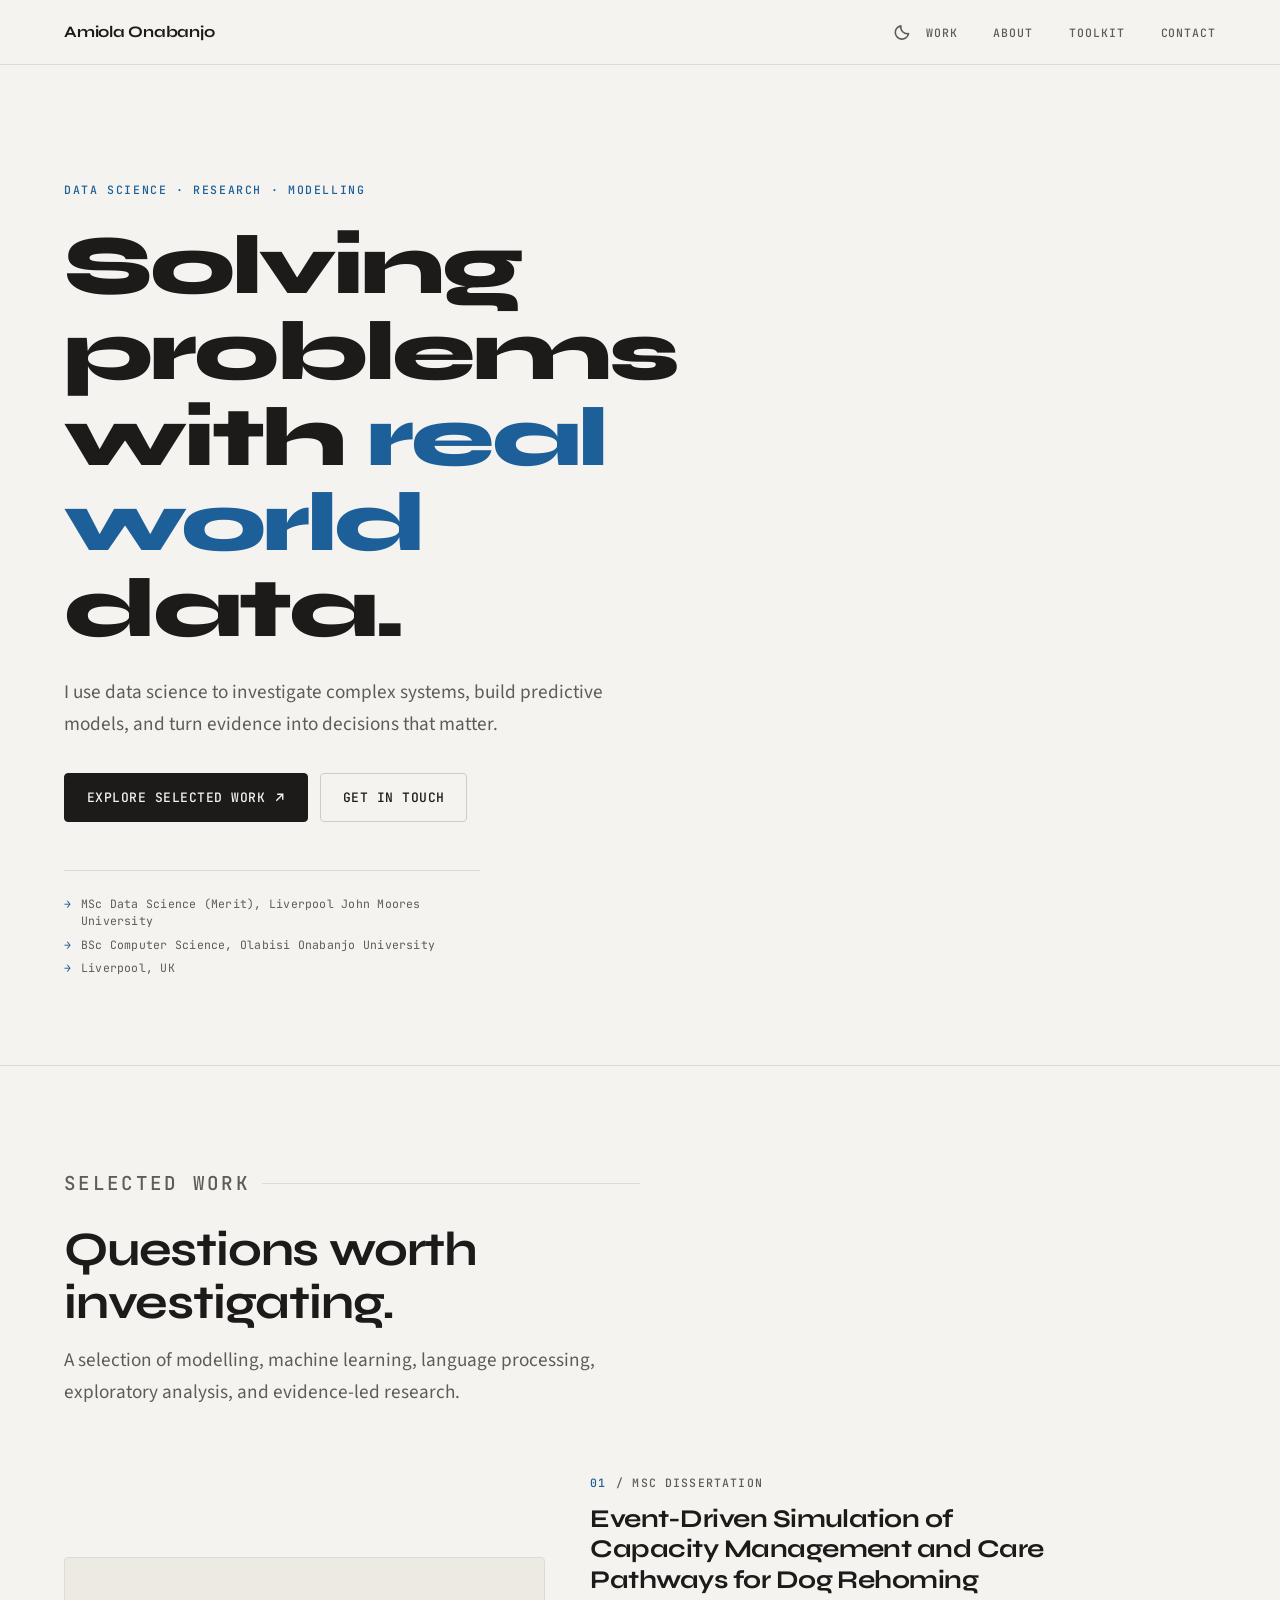
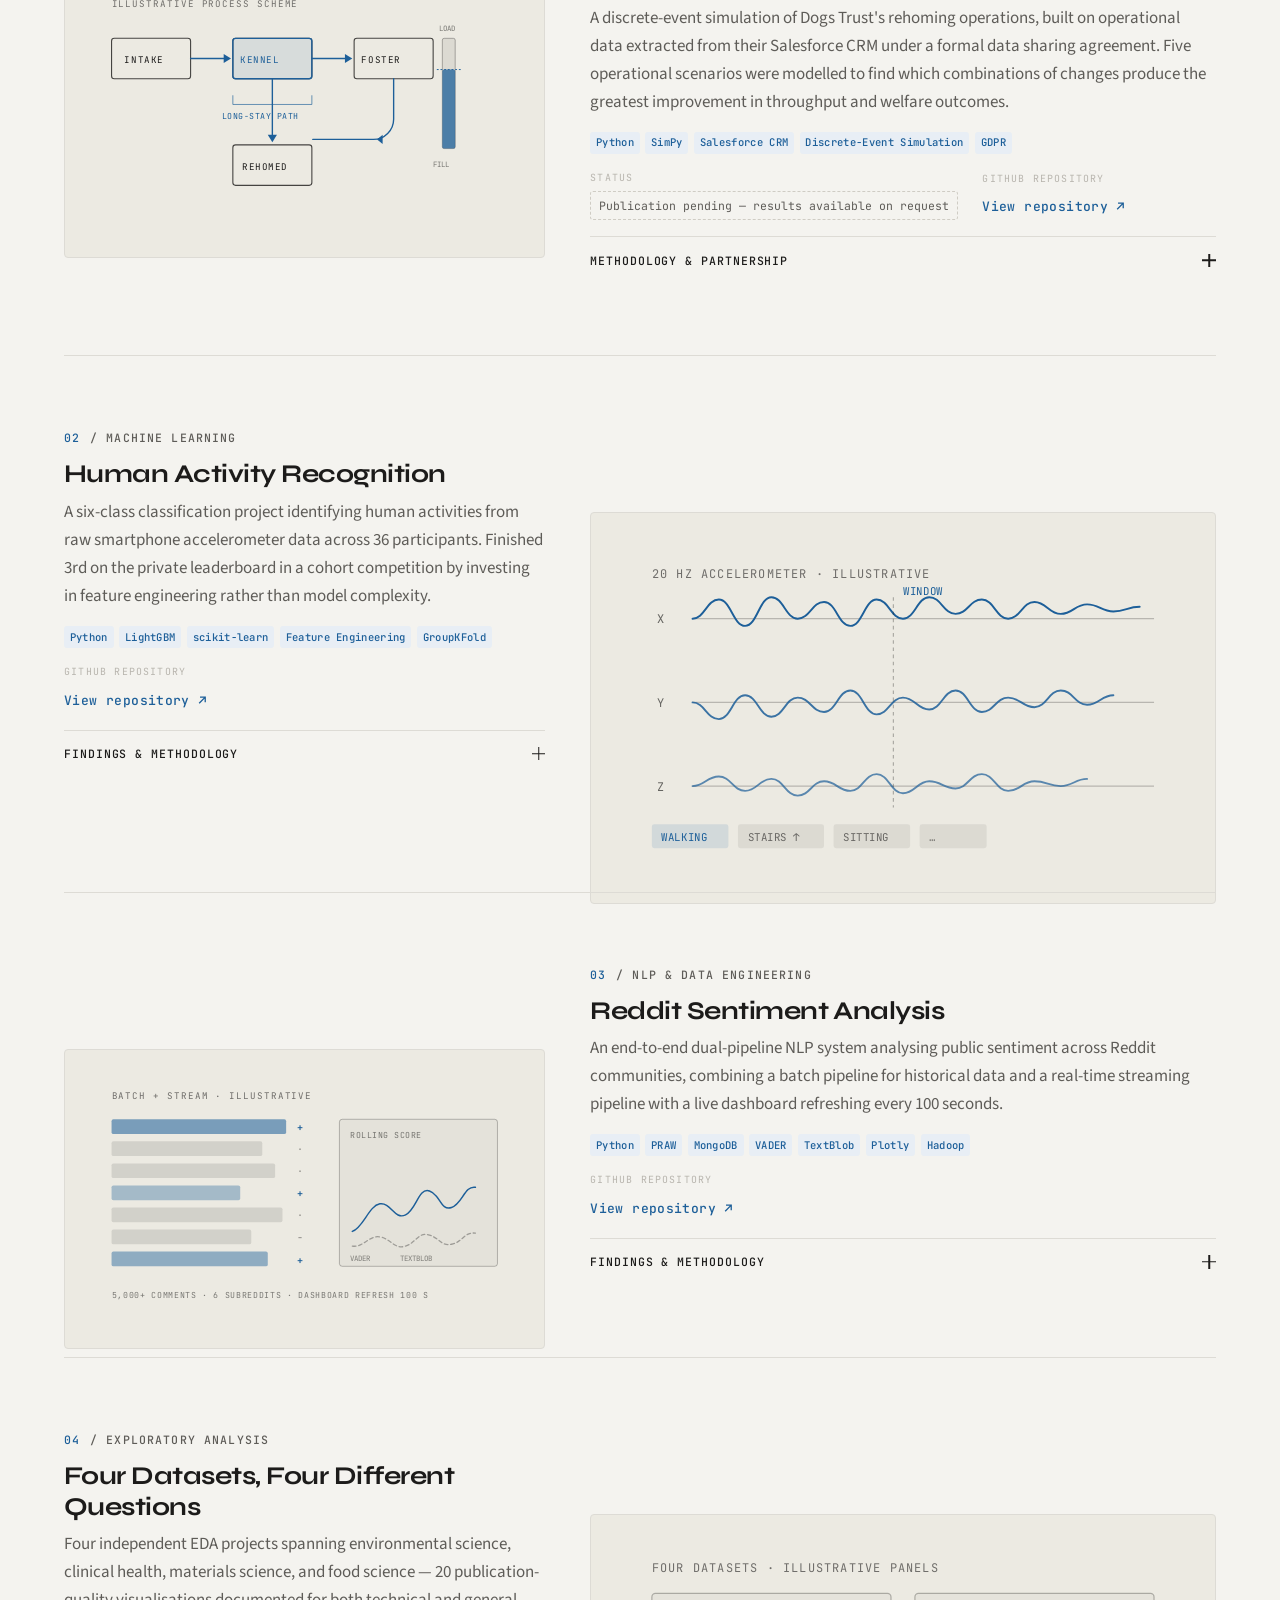
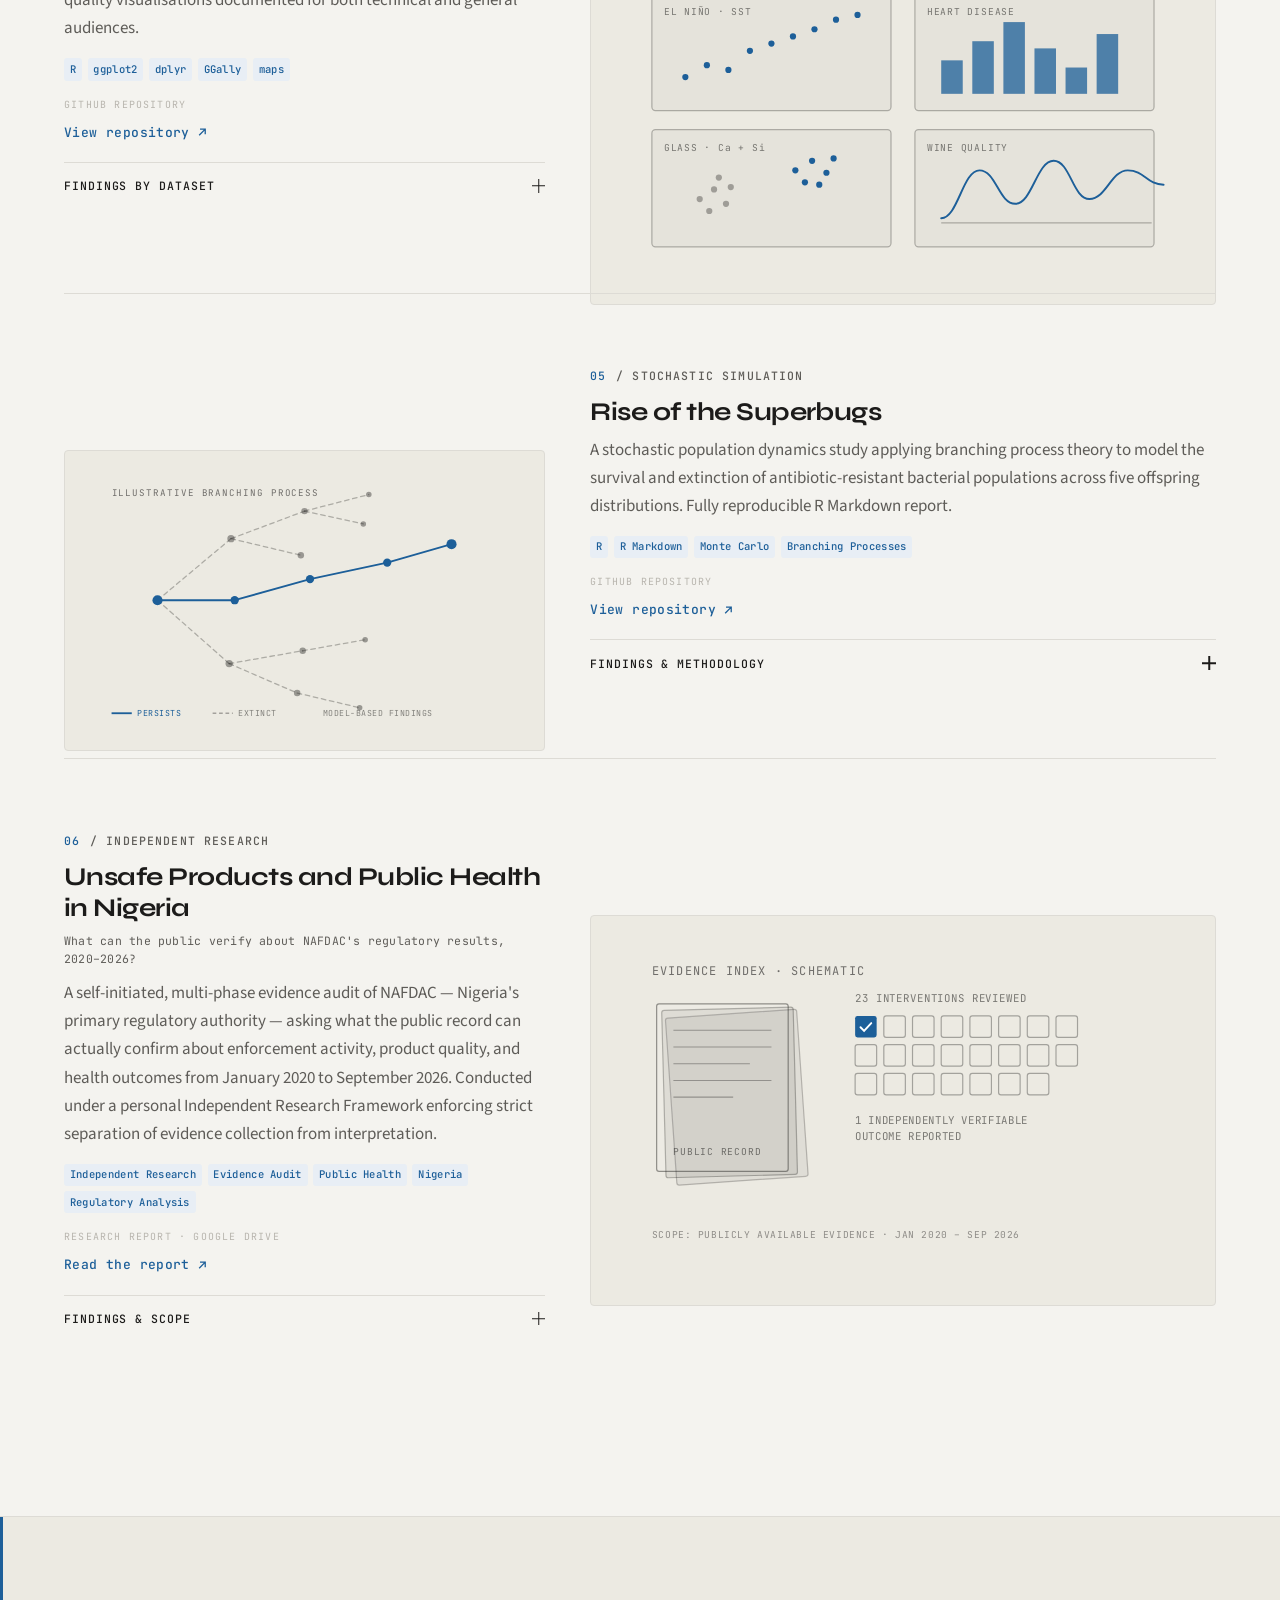
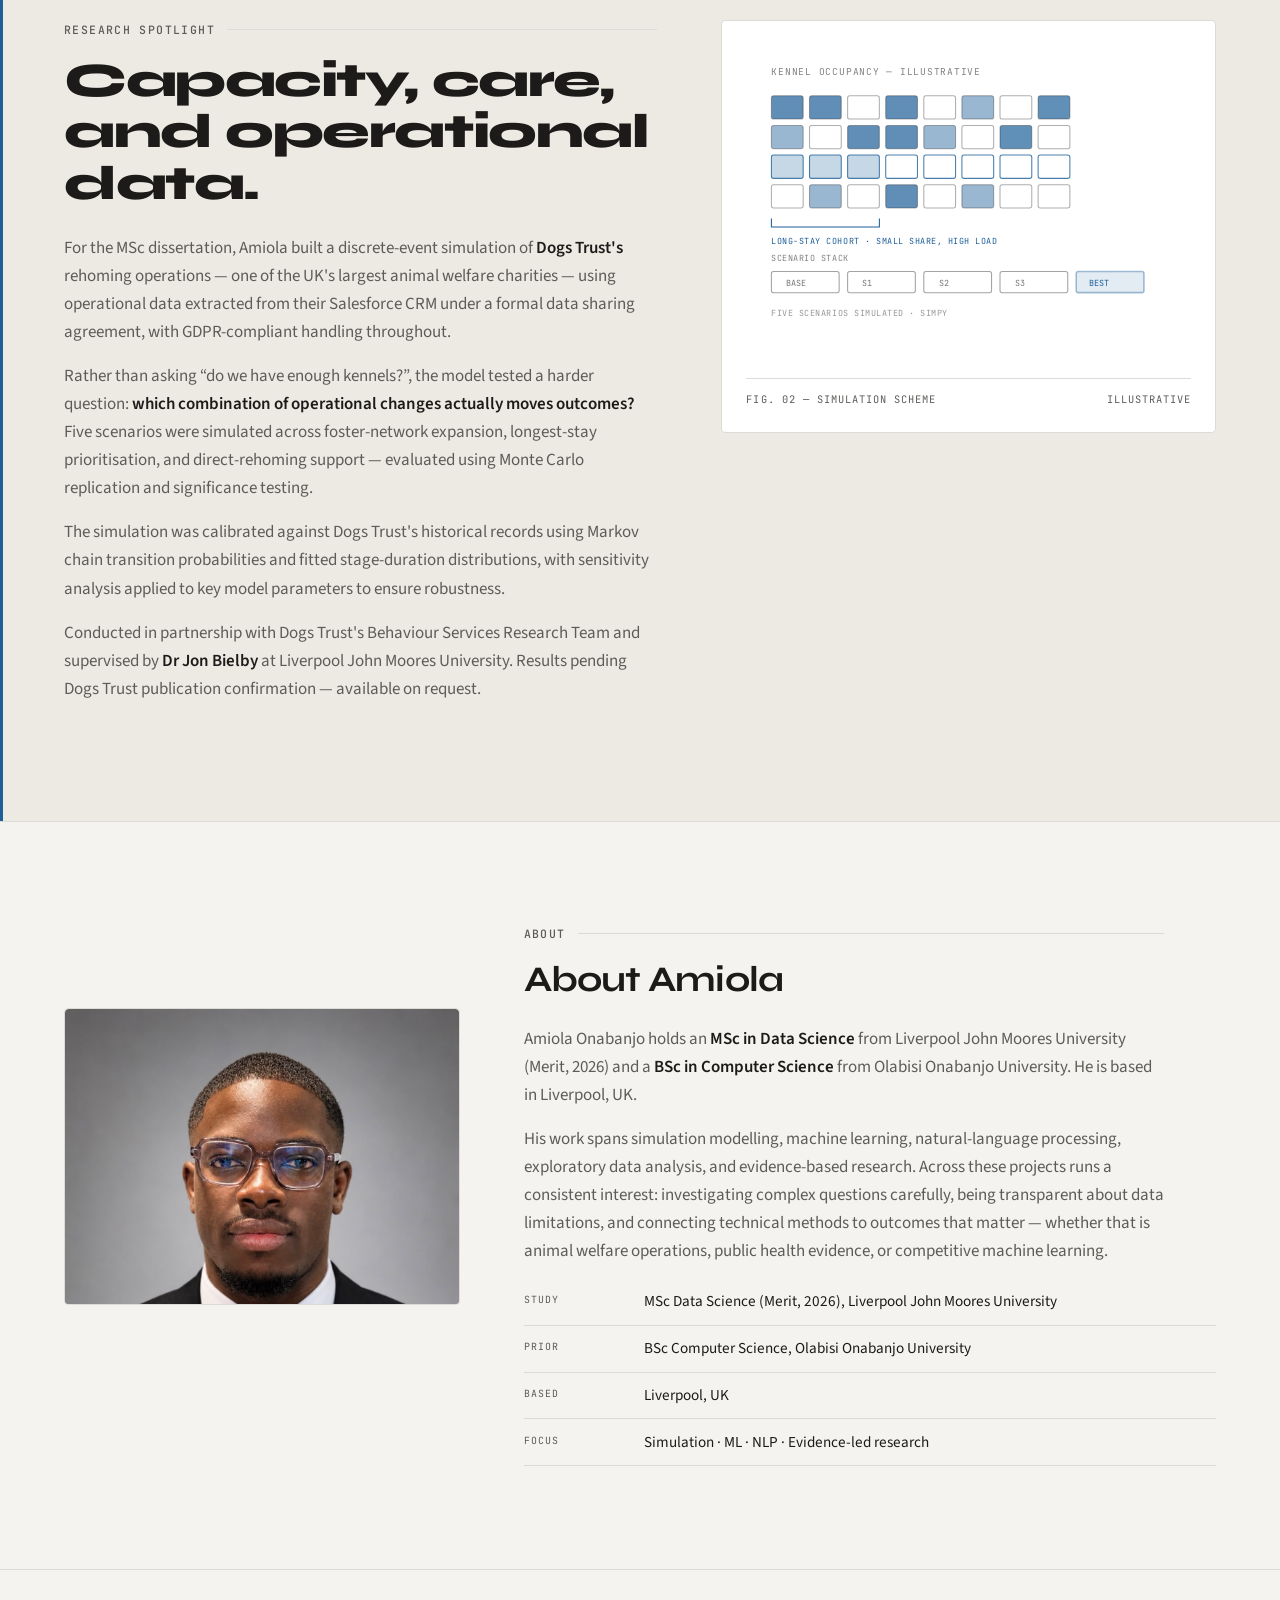
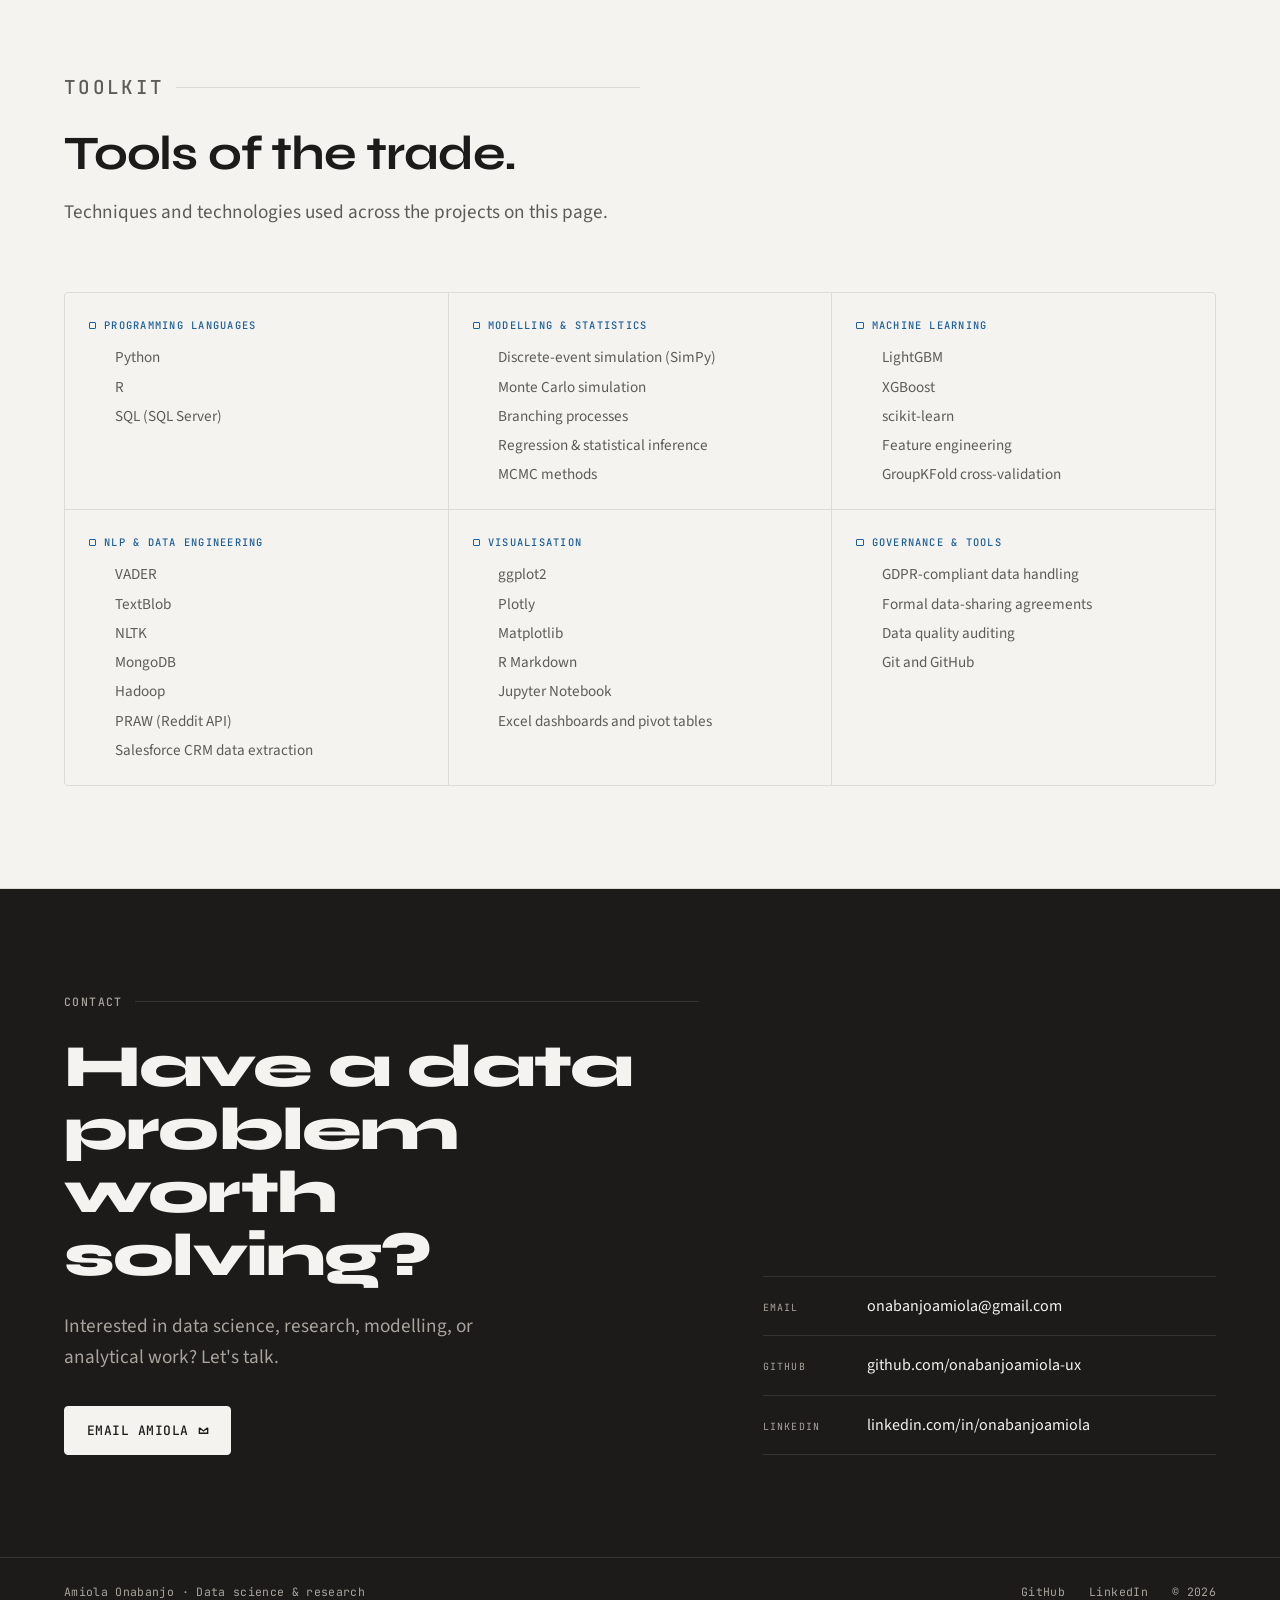
<file: index.html>
<!doctype html>
<html lang="en">
<head>
  <meta charset="utf-8">
  <meta name="viewport" content="width=device-width, initial-scale=1">
  <meta http-equiv="refresh" content="0; url=html/index.html">
  <link rel="canonical" href="https://onabanjoamiola-ux.github.io/html/index.html">
  <meta name="robots" content="noindex">
  <link rel="icon" href="favicon.svg" type="image/svg+xml">
  <title>Amiola Onabanjo — Data Science Portfolio</title>
  <style>
    :root { color-scheme: light dark; }
    body {
      margin: 0;
      min-height: 100vh;
      display: grid;
      place-content: center;
      gap: 0.75rem;
      text-align: center;
      font-family: ui-monospace, "SF Mono", Menlo, Consolas, monospace;
      background: #f4f3ef;
      color: #1c1b1a;
    }
    @media (prefers-color-scheme: dark) {
      body { background: #1c1b1a; color: #f4f3ef; }
    }
    a { color: #1d5f99; }
    .meta {
      font-size: 0.7rem;
      letter-spacing: 0.14em;
      text-transform: uppercase;
      opacity: 0.6;
    }
  </style>
</head>
<body>
  <p><strong>Amiola Onabanjo — Data Science Portfolio</strong></p>
  <p class="meta">Redirecting…</p>
  <p><a href="html/index.html">Continue to the portfolio</a></p>
  <script>location.replace("html/index.html");</script>
</body>
</html>
</file>
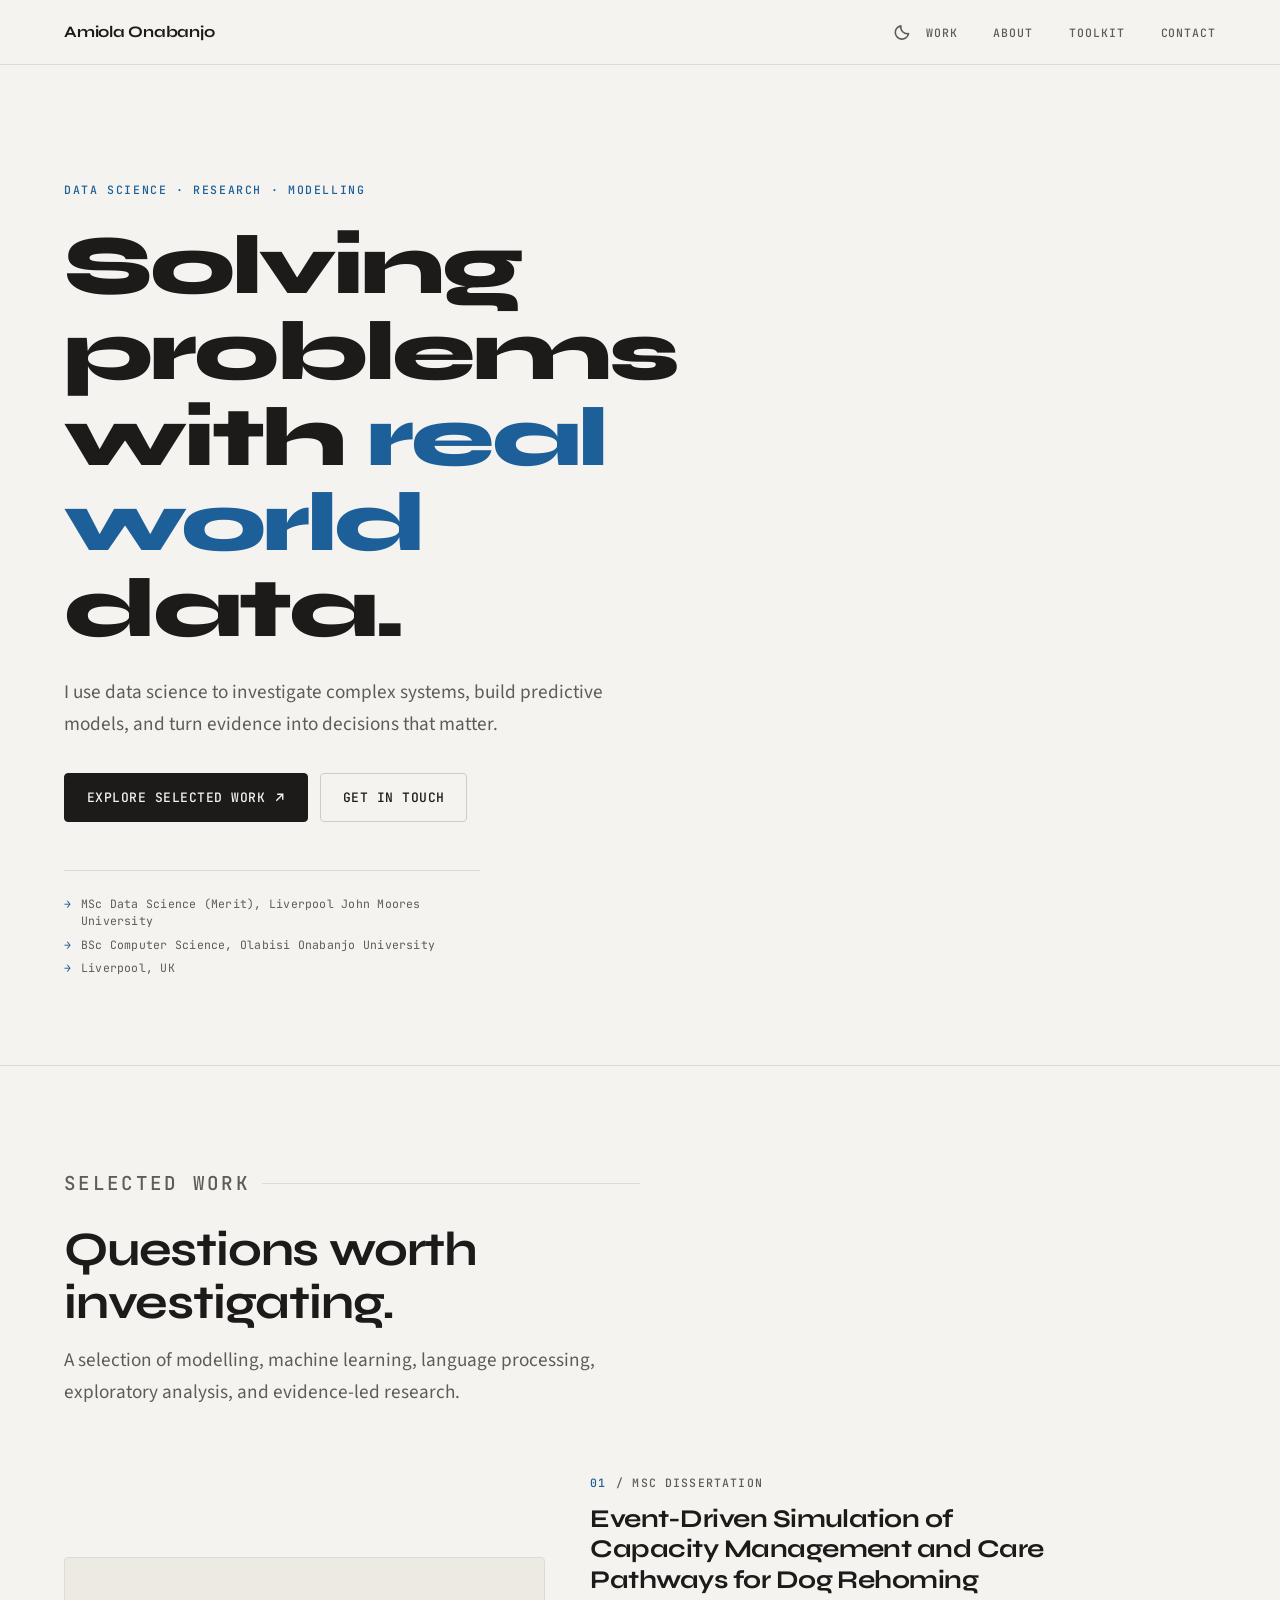
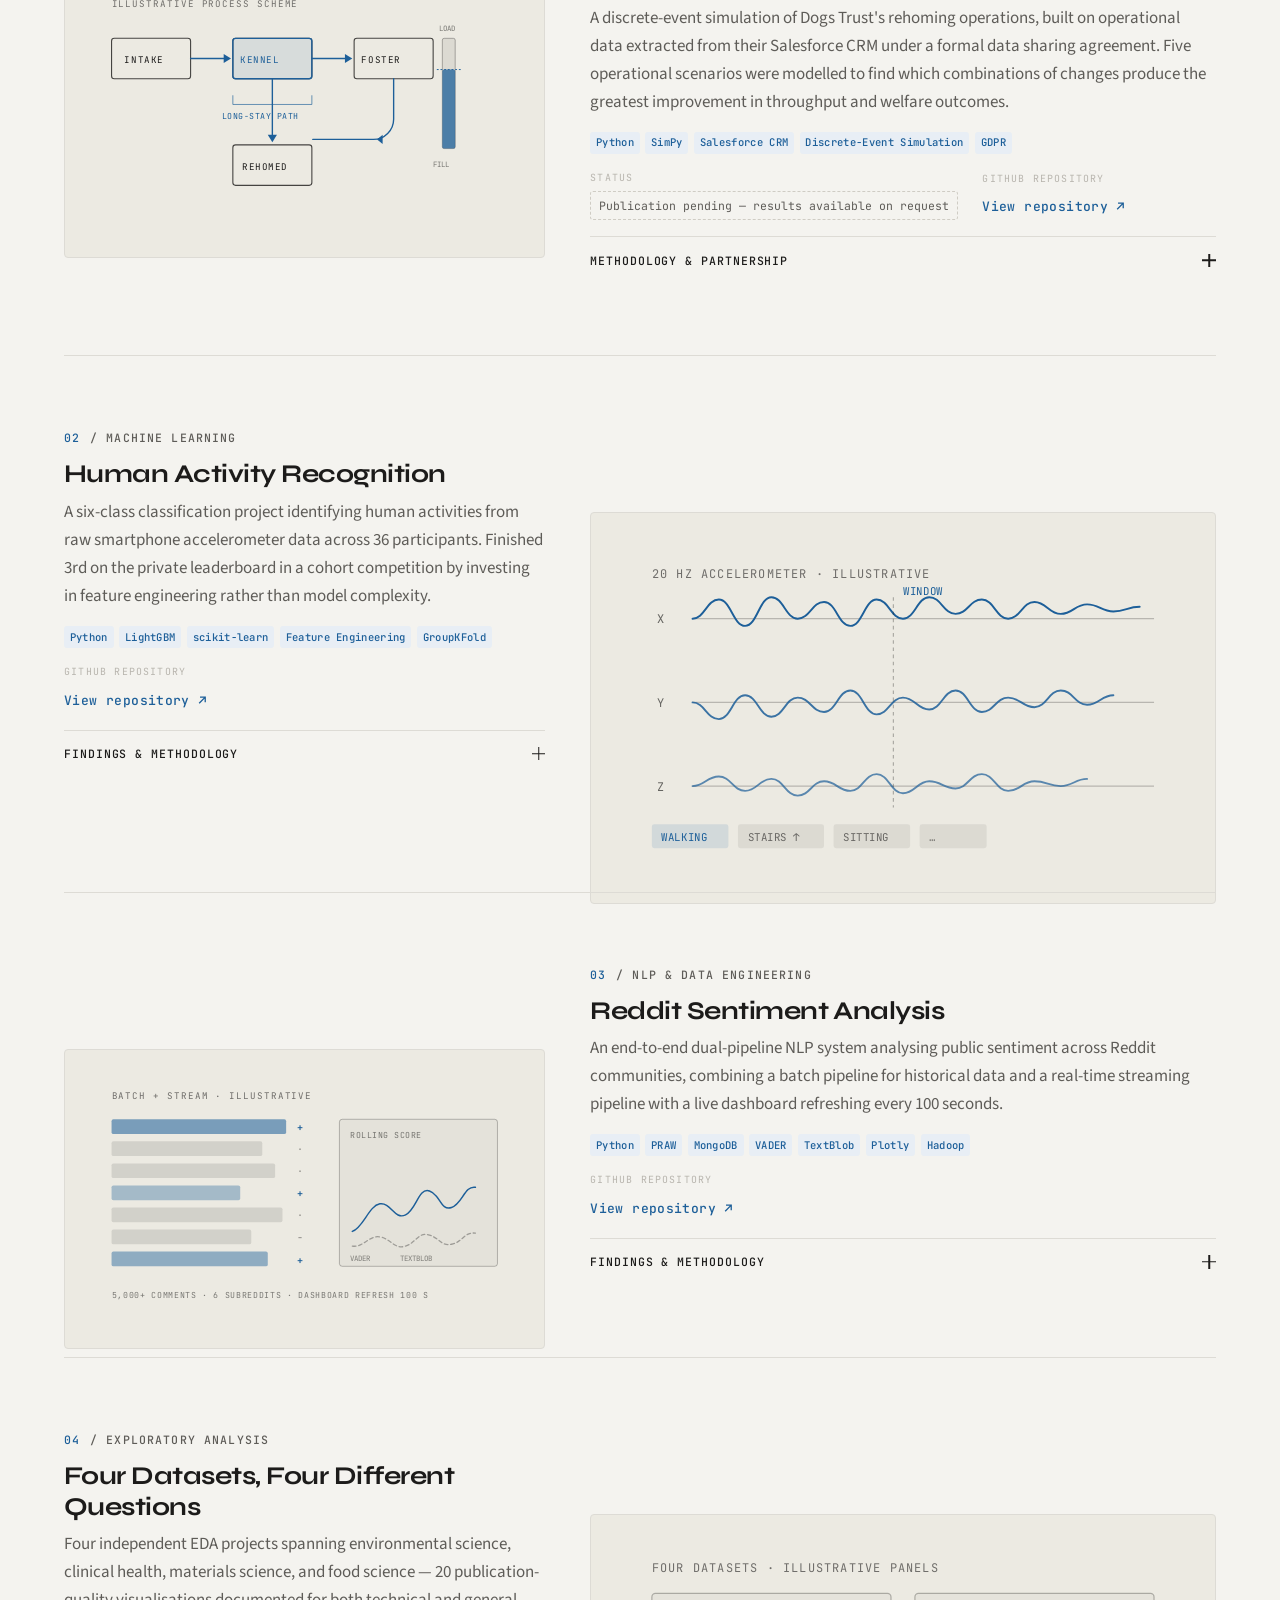
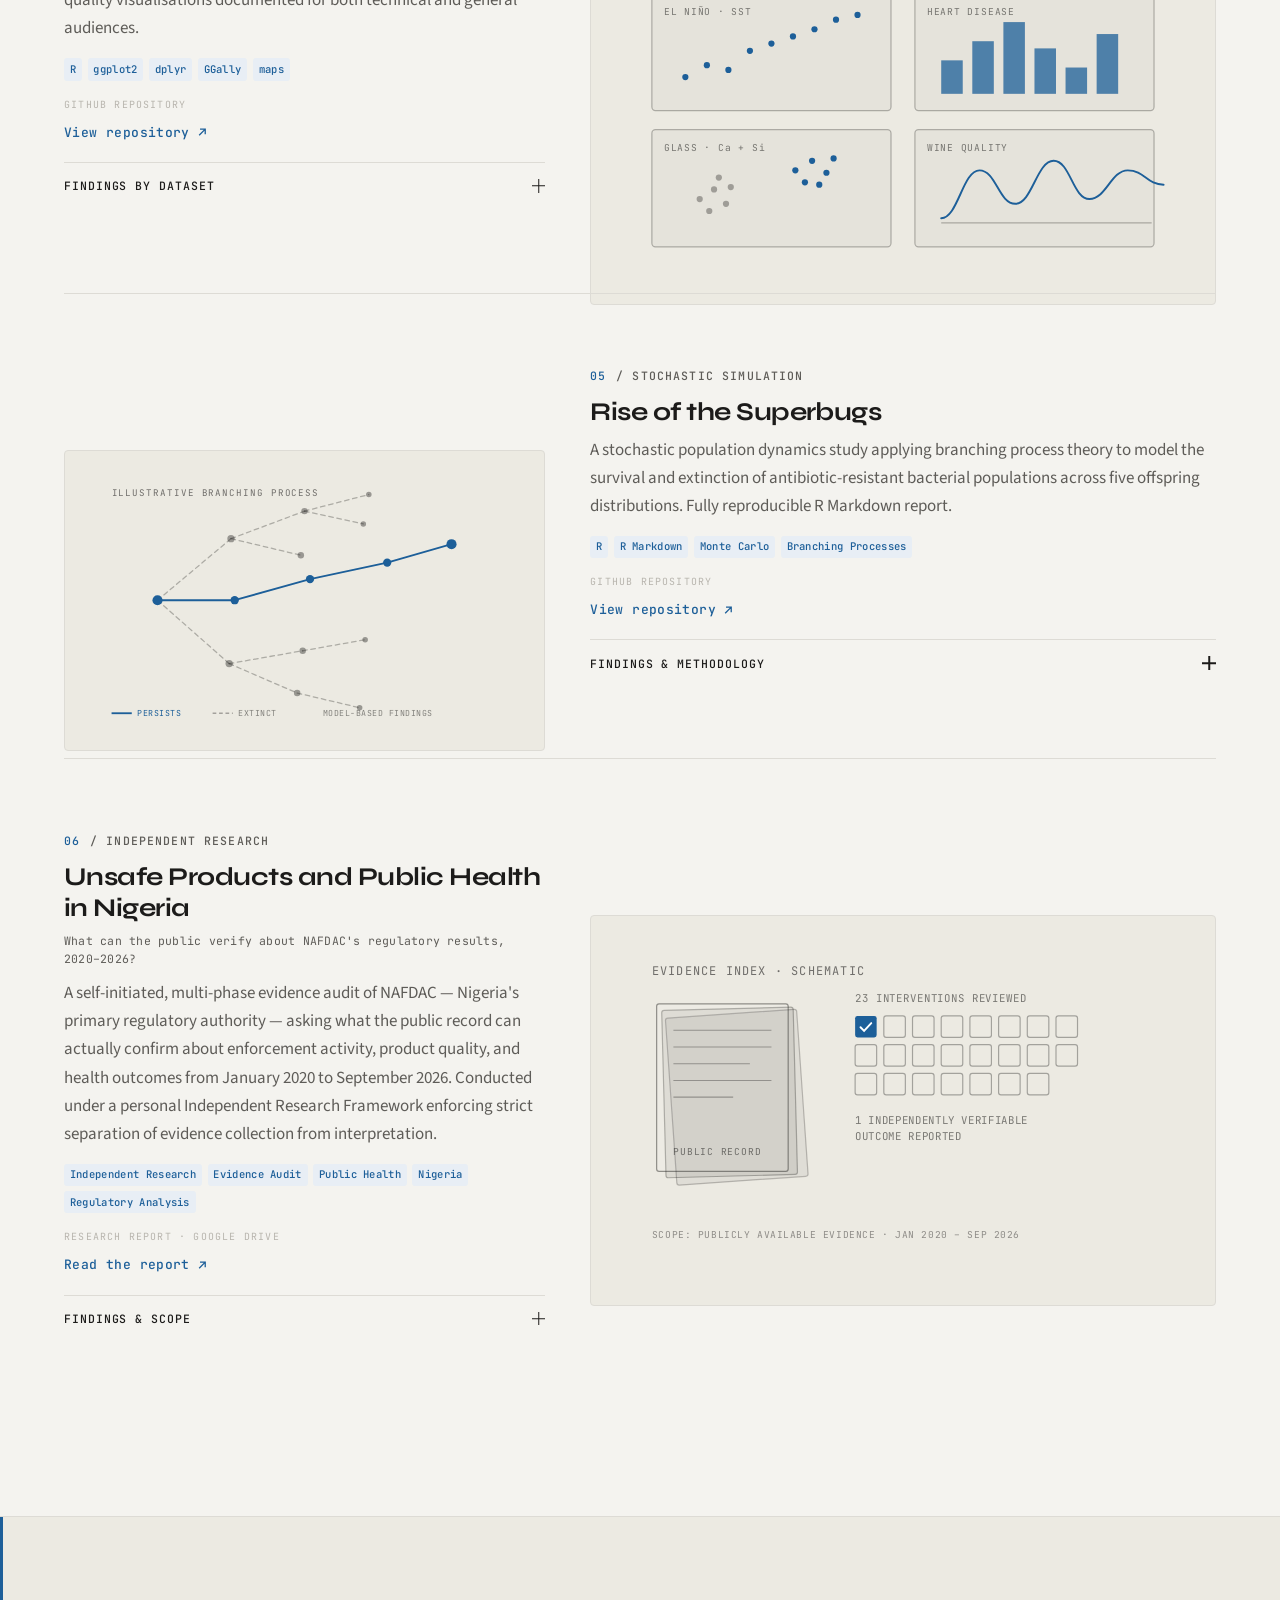
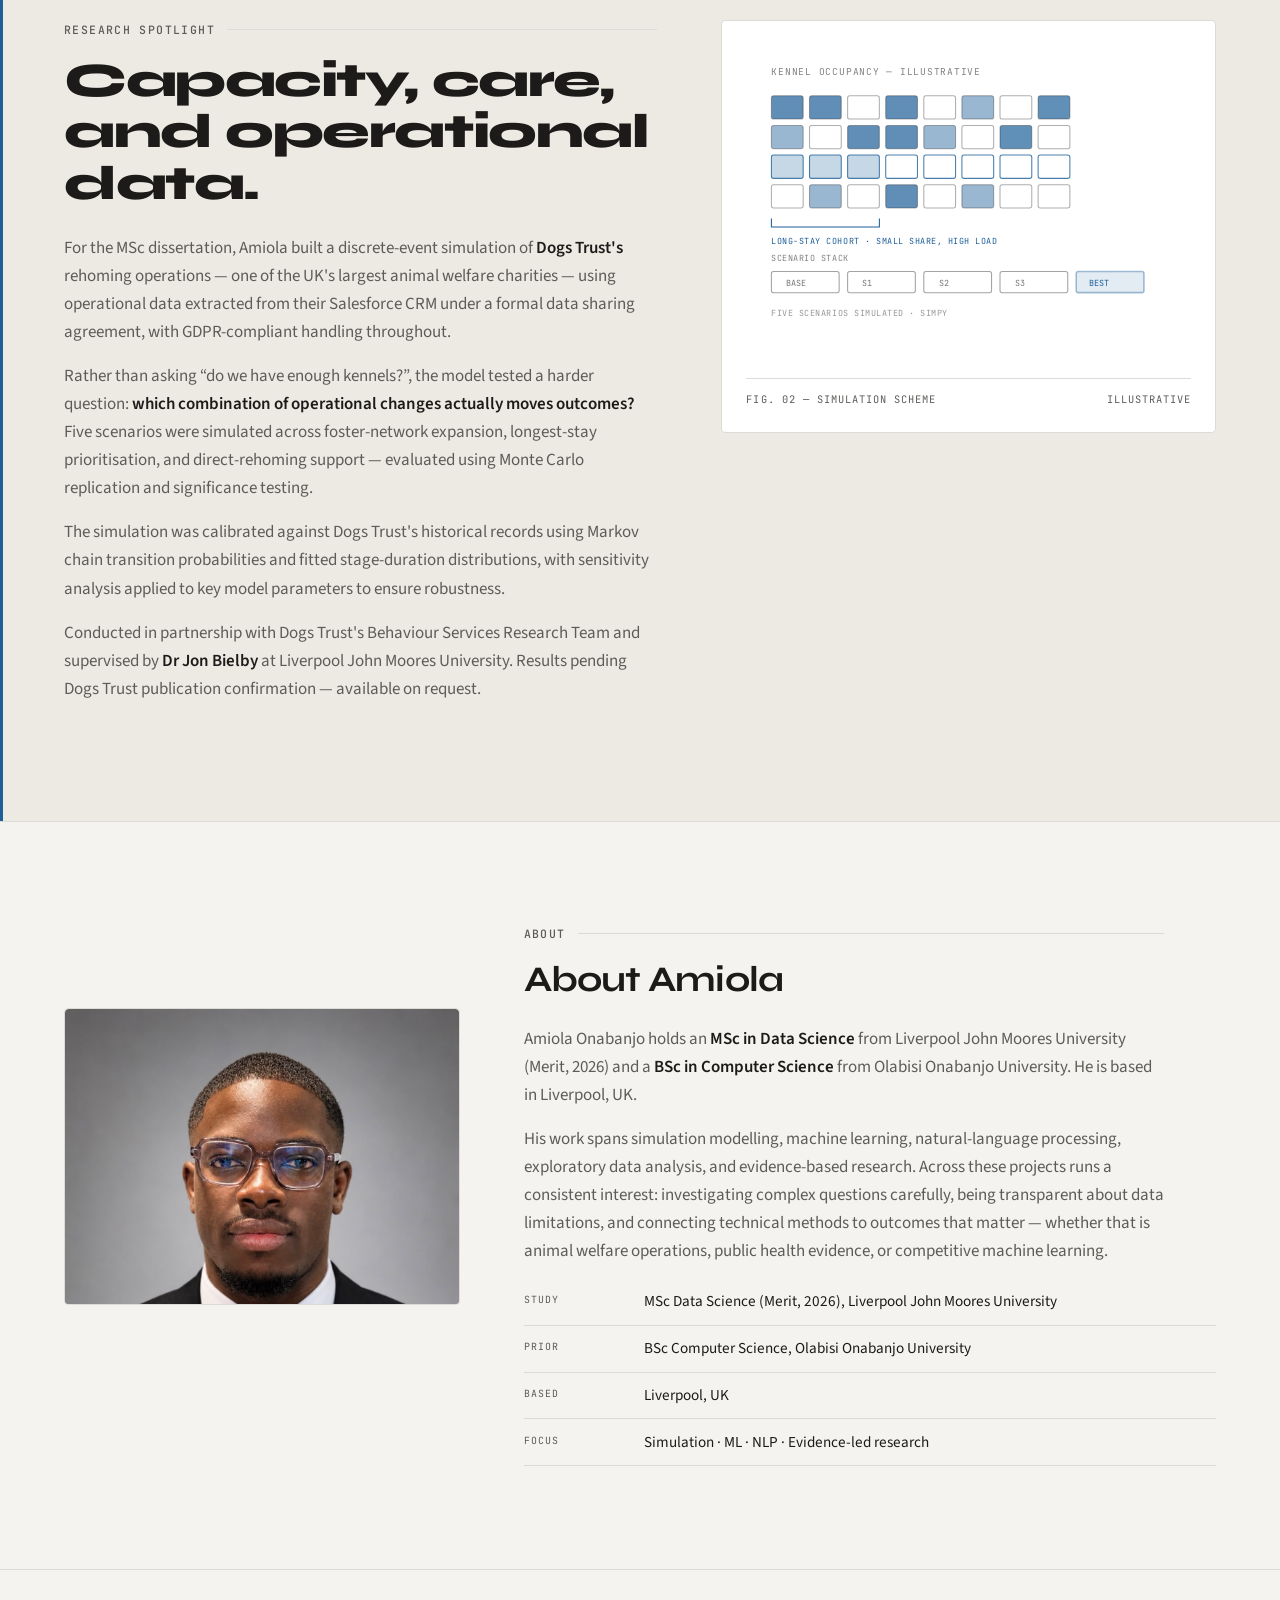
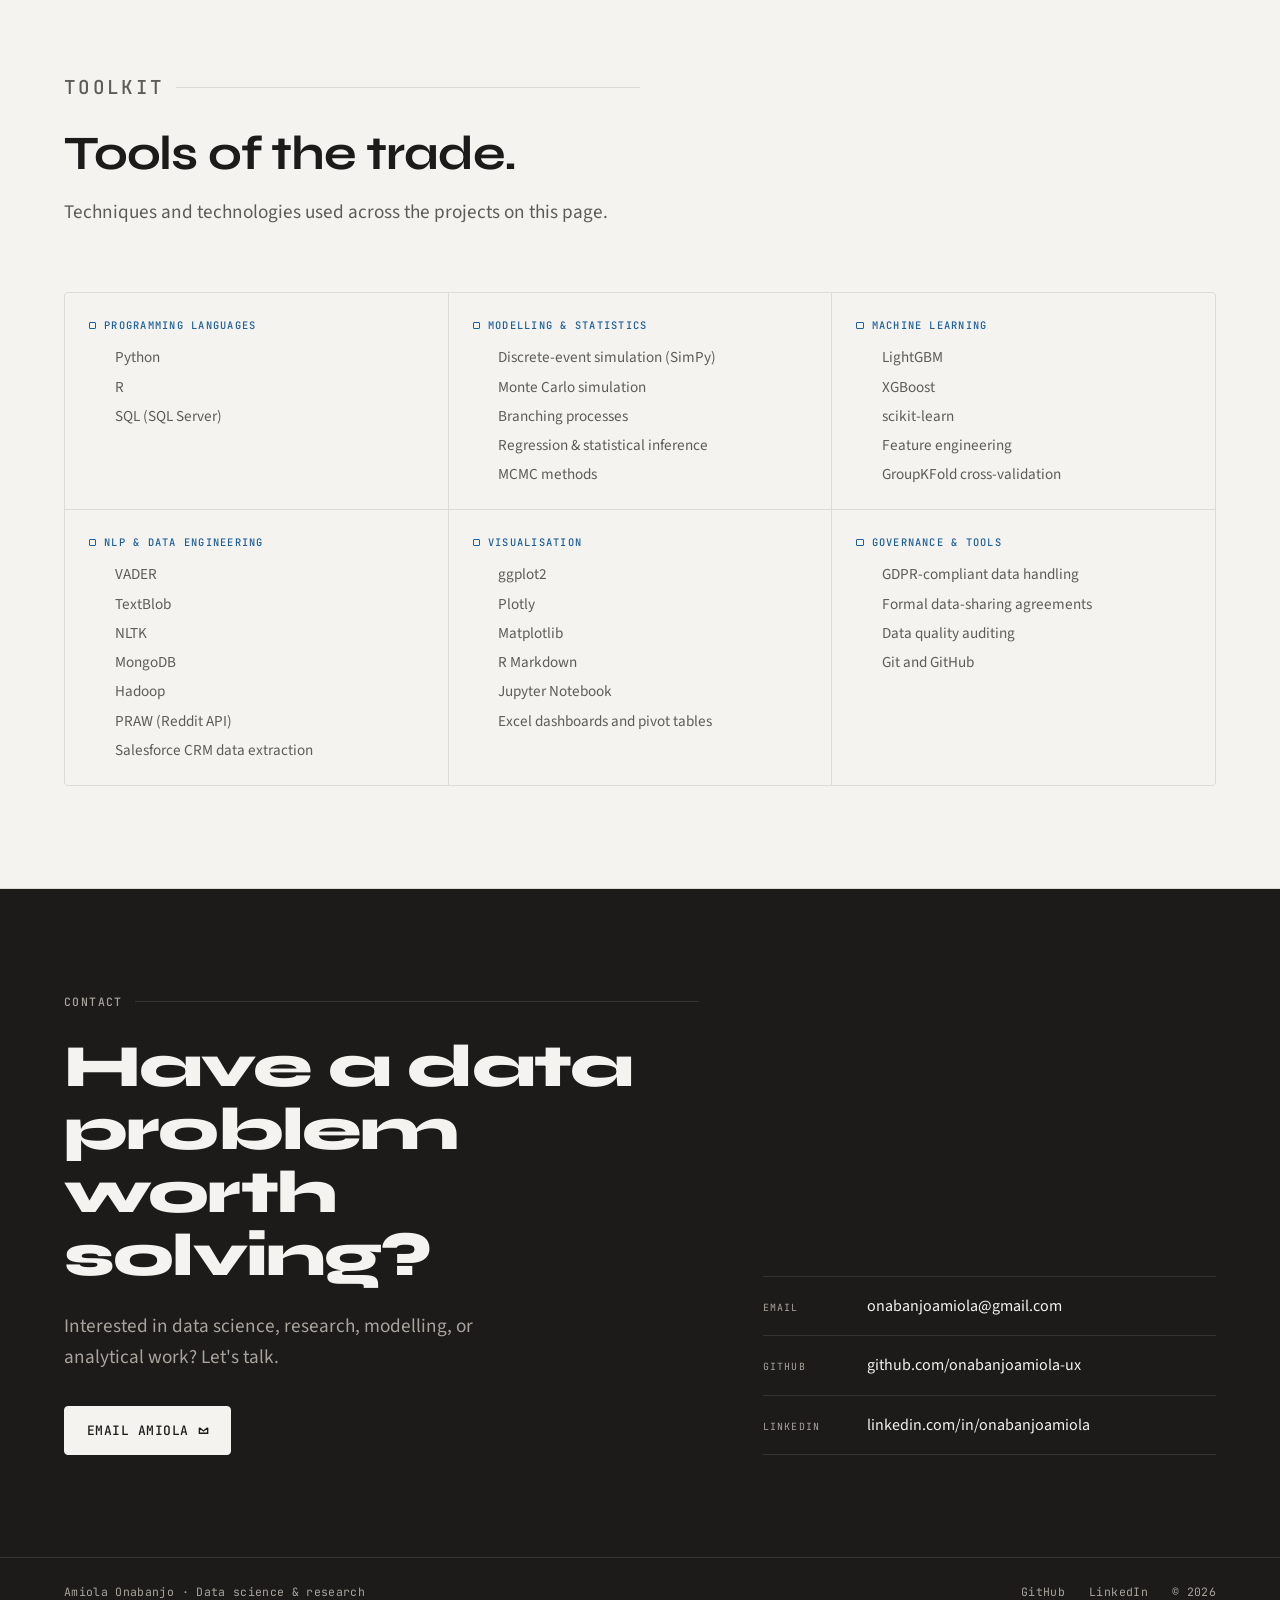
<file: html/index.html>
<!DOCTYPE html>
<html lang="en">
<head>
  <meta charset="UTF-8">
  <meta name="viewport" content="width=device-width, initial-scale=1">
  <meta name="color-scheme" content="light dark">

  <title>Amiola Onabanjo | Data Scientist &amp; Researcher</title>
  <meta name="description" content="Explore Amiola Onabanjo's work in data science, simulation modelling, machine learning, NLP, and evidence-led research.">
  <meta name="robots" content="index, follow">
  <meta name="theme-color" content="#f4f3ef" id="theme-color-meta">

  <script>
    (function () {
      try {
        var t = localStorage.getItem('theme');
        if (t === 'light' || t === 'dark') {
          document.documentElement.setAttribute('data-theme', t);
        }
      } catch (e) {}
    })();
  </script>

  <meta property="og:type" content="website">
  <meta property="og:locale" content="en_GB">
  <meta property="og:title" content="Amiola Onabanjo | Data Scientist &amp; Researcher">
  <meta property="og:description" content="Explore Amiola Onabanjo's work in data science, simulation modelling, machine learning, NLP, and evidence-led research.">

  <meta name="twitter:card" content="summary">
  <meta name="twitter:title" content="Amiola Onabanjo | Data Scientist &amp; Researcher">
  <meta name="twitter:description" content="Explore Amiola Onabanjo's work in data science, simulation modelling, machine learning, NLP, and evidence-led research.">

  <link rel="icon" href="../favicon.svg" type="image/svg+xml">

  <link rel="preconnect" href="https://fonts.googleapis.com">
  <link rel="preconnect" href="https://fonts.gstatic.com" crossorigin>
  <link rel="stylesheet" href="https://fonts.googleapis.com/css2?family=JetBrains+Mono:wght@400;500&family=Source+Sans+3:ital,wght@0,300;0,400;0,600;1,400&family=Syne:wght@600;700;800&display=swap">
  <link rel="stylesheet" href="../css/styles.css">

  <script type="application/ld+json">
  {
    "@context": "https://schema.org",
    "@type": "Person",
    "name": "Amiola Onabanjo",
    "jobTitle": "Data Scientist & Researcher",
    "email": "mailto:onabanjoamiola@gmail.com",
    "address": {
      "@type": "PostalAddress",
      "addressLocality": "Liverpool",
      "addressCountry": "GB"
    },
    "sameAs": [
      "https://github.com/onabanjoamiola-ux",
      "https://linkedin.com/in/onabanjoamiola"
    ],
    "alumniOf": [
      { "@type": "CollegeOrUniversity", "name": "Liverpool John Moores University" },
      { "@type": "CollegeOrUniversity", "name": "Olabisi Onabanjo University" }
    ],
    "knowsAbout": [
      "Data Science",
      "Discrete-Event Simulation",
      "Machine Learning",
      "Natural Language Processing",
      "Statistical Inference",
      "Monte Carlo Simulation",
      "Evidence-led Research"
    ]
  }
  </script>

  <script src="../js/main.js" defer></script>
</head>
<body>

<a class="skip-link" href="#main">Skip to content</a>

<header class="site-header">
  <div class="container nav">
    <a class="nav-brand" href="#top">Amiola Onabanjo</a>

    <button class="theme-toggle" type="button" aria-label="Switch to dark mode" data-theme-toggle>
      <svg class="icon-moon" viewBox="0 0 16 16" aria-hidden="true">
        <path d="M13.5 9.2A5.8 5.8 0 0 1 6.8 2.5 5.8 5.8 0 1 0 13.5 9.2z"/>
      </svg>
      <svg class="icon-sun" viewBox="0 0 16 16" aria-hidden="true">
        <circle cx="8" cy="8" r="3"/>
        <path d="M8 1.5V3M8 13v1.5M1.5 8H3M13 8h1.5M3.4 3.4l1.1 1.1M11.5 11.5l1.1 1.1M12.6 3.4l-1.1 1.1M4.5 11.5l-1.1 1.1"/>
      </svg>
    </button>

    <button class="nav-toggle" type="button" aria-expanded="false" aria-controls="nav-menu" aria-label="Open menu">
      <span class="nav-toggle-box" aria-hidden="true">
        <span></span>
        <span></span>
      </span>
    </button>

    <ul class="nav-menu" id="nav-menu">
      <li><a href="#work">Work</a></li>
      <li><a href="#about">About</a></li>
      <li><a href="#toolkit">Toolkit</a></li>
      <li><a href="#contact">Contact</a></li>
    </ul>
  </div>
</header>

<main id="main">

  <!-- ══════════ HERO ══════════ -->
  <section class="hero" id="top" aria-label="Introduction">
    <div class="container hero-grid">
      <div class="hero-main">
        <p class="hero-eyebrow">Data Science · Research · Modelling</p>
        <h1>Solving problems with <em>real world</em> data.</h1>
        <p class="hero-copy">
          I use data science to investigate complex systems, build predictive models,
          and turn evidence into decisions that matter.
        </p>
        <div class="hero-cta">
          <a class="btn btn--primary" href="#work">
            Explore selected work
            <svg viewBox="0 0 12 12" fill="none" stroke="currentColor" stroke-width="1.5" aria-hidden="true"><path d="M2.5 9.5l7-7M3.5 2.5h6v6"/></svg>
          </a>
          <a class="btn btn--ghost" href="#contact">Get in touch</a>
        </div>
        <ul class="hero-meta">
          <li>MSc Data Science (Merit), Liverpool John Moores University</li>
          <li>BSc Computer Science, Olabisi Onabanjo University</li>
          <li>Liverpool, UK</li>
        </ul>
      </div>

    </div>
  </section>

  <!-- ══════════ SELECTED WORK ══════════ -->
  <section class="section" id="work" aria-labelledby="work-heading">
    <div class="container">
      <header class="section-head reveal">
        <p class="eyebrow">Selected work</p>
        <h2 id="work-heading">Questions worth investigating.</h2>
        <p>A selection of modelling, machine learning, language processing, exploratory analysis, and evidence-led research.</p>
      </header>

      <!-- Project 01 -->
      <article class="project reveal" id="project-dissertation" aria-labelledby="p1-title">
        <div class="project-media" aria-hidden="true">
          <svg viewBox="0 0 480 290" fill="none" xmlns="http://www.w3.org/2000/svg">
            <g font-family="JetBrains Mono, monospace" font-size="10" fill="currentColor" fill-opacity="0.6" letter-spacing="0.1em">
              <text x="30" y="36">ILLUSTRATIVE PROCESS SCHEME</text>
            </g>
            <!-- stage boxes -->
            <g stroke="currentColor" stroke-opacity="0.8" stroke-width="1.2">
              <rect x="30"  y="70"  width="86" height="44" rx="3"/>
              <rect x="162" y="70"  width="86" height="44" rx="3"/>
              <rect x="294" y="70"  width="86" height="44" rx="3"/>
              <rect x="162" y="186" width="86" height="44" rx="3"/>
            </g>
            <!-- long-stay highlight on kennel -->
            <rect class="anim-pulse" x="162" y="70" width="86" height="44" rx="3" fill="#1d5f99" fill-opacity="0.1" stroke="#1d5f99" stroke-width="1.5"/>
            <!-- arrows -->
            <g class="anim-flow" stroke="#1d5f99" stroke-width="1.5" stroke-linecap="round">
              <path d="M116 92h40"/>
              <path d="M248 92h40"/>
              <path d="M205 114v66"/>
              <path d="M337 114v44c0 12-10 22-22 22h-66"/>
            </g>
            <g class="anim-flow" fill="#1d5f99">
              <path d="M152 87l8 5-8 5z"/>
              <path d="M284 87l8 5-8 5z"/>
              <path d="M200 175l5 8 5-8z"/>
              <path d="M243 175l6.5 5-6.5 5z" fill-opacity="0"/>
            </g>
            <path class="anim-flow" d="M325 175l-6 5 6 5z" fill="#1d5f99"/>
            <!-- stage labels -->
            <g font-family="JetBrains Mono, monospace" font-size="10" fill="currentColor" letter-spacing="0.06em">
              <text x="44"  y="97">INTAKE</text>
              <text x="170" y="97" fill="#1d5f99">KENNEL</text>
              <text x="302" y="97">FOSTER</text>
              <text x="172" y="213">REHOMED</text>
            </g>
            <!-- long-stay bracket -->
            <path d="M162 132v10h86v-10" stroke="#1d5f99" stroke-width="1" stroke-opacity="0.7"/>
            <g font-family="JetBrains Mono, monospace" font-size="9" fill="#1d5f99" letter-spacing="0.06em">
              <text x="150" y="158">LONG-STAY PATH</text>
            </g>
            <!-- capacity meter -->
            <g transform="translate(390 70)">
              <rect x="0" y="0" width="14" height="120" rx="2" fill="currentColor" fill-opacity="0.08" stroke="currentColor" stroke-opacity="0.35"/>
              <rect class="anim-meter" x="0" y="34" width="14" height="86" rx="2" fill="#1d5f99" fill-opacity="0.75"/>
              <path d="M-6 34h26" stroke="#1d5f99" stroke-width="1" stroke-dasharray="2 2"/>
              <g font-family="JetBrains Mono, monospace" font-size="8" fill="currentColor" fill-opacity="0.55">
                <text x="-4" y="-8">LOAD</text>
                <text x="-10" y="140">FILL</text>
              </g>
            </g>
          </svg>
        </div>

        <div class="project-body">
          <p class="project-index"><span class="num">01</span> / MSc Dissertation</p>
          <h3 id="p1-title">Event-Driven Simulation of Capacity Management and Care Pathways for Dog Rehoming</h3>
          <p class="project-summary">
            A discrete-event simulation of Dogs Trust's rehoming operations, built on operational data
            extracted from their Salesforce CRM under a formal data sharing agreement. Five operational
            scenarios were modelled to find which combinations of changes produce the greatest
            improvement in throughput and welfare outcomes.
          </p>
          <ul class="tag-row" aria-label="Technologies">
            <li class="tag">Python</li>
            <li class="tag">SimPy</li>
            <li class="tag">Salesforce CRM</li>
            <li class="tag">Discrete-Event Simulation</li>
            <li class="tag">GDPR</li>
          </ul>
          <div class="project-actions">
            <div>
              <span class="link-kind">Status</span>
              <a class="status-note" href="mailto:onabanjoamiola@gmail.com?subject=Dissertation%20results%20request">
                Publication pending — results available on request
              </a>
            </div>
            <div>
              <span class="link-kind">GitHub repository</span>
              <a class="link-arrow" href="https://github.com/onabanjoamiola-ux/msc-dogstrust-simulation" target="_blank" rel="noopener noreferrer">
                View repository
                <svg viewBox="0 0 12 12" fill="none" stroke="currentColor" stroke-width="1.5" aria-hidden="true"><path d="M2.5 9.5l7-7M3.5 2.5h6v6"/></svg>
              </a>
            </div>
          </div>

          <details class="project-details">
            <summary>
              Methodology &amp; partnership
              <span class="disclosure-icon" aria-hidden="true"></span>
            </summary>
            <div class="details-panel">
              <h4>Methodology</h4>
              <ul>
                <li>Discrete-event simulation built in Python using SimPy, with Markov chain transition probabilities and fitted stage-duration distributions (Gamma, Log-normal, Exponential) derived from CRM records.</li>
                <li>Monte Carlo replication (100 runs per scenario) with 95% confidence intervals; scenario significance tested with one-sample t-tests.</li>
                <li>Five scenarios simulated: baseline capacity sweep, foster network expansion, longest-stay prioritisation, combined intervention, and direct-rehoming support.</li>
              </ul>
              <h4>Partnership &amp; supervision</h4>
              <p>Conducted in partnership with Dogs Trust's Behaviour Services Research Team; supervised by Dr Jon Bielby, Liverpool John Moores University. Results pending Dogs Trust publication confirmation — available on request.</p>
            </div>
          </details>
        </div>
      </article>

      <!-- Project 02 -->
      <article class="project reveal" id="project-har" aria-labelledby="p2-title">
        <div class="project-media" aria-hidden="true">
          <svg viewBox="0 0 480 290" fill="none" xmlns="http://www.w3.org/2000/svg">
            <g font-family="JetBrains Mono, monospace" font-size="10" fill="currentColor" fill-opacity="0.6" letter-spacing="0.1em">
              <text x="30" y="36">20 HZ ACCELEROMETER · ILLUSTRATIVE</text>
            </g>
            <!-- lane frames -->
            <g stroke="currentColor" stroke-opacity="0.25" stroke-width="1">
              <path d="M64 70h386M64 140h386M64 210h386"/>
            </g>
            <!-- lane labels -->
            <g font-family="JetBrains Mono, monospace" font-size="10" fill="currentColor" fill-opacity="0.65">
              <text x="34" y="74">X</text>
              <text x="34" y="144">Y</text>
              <text x="34" y="214">Z</text>
            </g>
            <!-- signal traces -->
            <path class="anim-draw" d="M64 70c10 0 12-16 22-16s12 22 22 22 12-24 22-24 12 18 22 18 12-14 22-14 12 20 22 20 12-22 22-22 12 16 22 16 12-18 22-18 12 14 22 14 12-12 22-12 12 16 22 16 12-14 22-14 12 10 22 10 12-8 22-8 12 6 22 6 12-4 22-4" stroke="#1d5f99" stroke-width="1.6" stroke-linecap="round"/>
            <path class="anim-draw" d="M64 140c10 0 12 14 22 14s12-20 22-20 12 18 22 18 12-16 22-16 12 12 22 12 12-18 22-18 12 20 22 20 12-14 22-14 12 10 22 10 12-16 22-16 12 18 22 18 12-12 22-12 12 8 22 8 12-14 22-14 12 12 22 12 12-8 22-8" stroke="#1d5f99" stroke-width="1.6" stroke-linecap="round" stroke-opacity="0.85"/>
            <path class="anim-draw" d="M64 210c10 0 12-8 22-8s12 12 22 12 12-10 22-10 12 14 22 14 12-12 22-12 12 8 22 8 12-14 22-14 12 16 22 16 12-10 22-10 12 6 22 6 12-12 22-12 12 14 22 14 12-8 22-8 12 4 22 4 12-6 22-6" stroke="#1d5f99" stroke-width="1.6" stroke-linecap="round" stroke-opacity="0.7"/>
            <!-- marker -->
            <path d="M232 52v176" stroke="currentColor" stroke-opacity="0.3" stroke-width="1" stroke-dasharray="3 3"/>
            <g font-family="JetBrains Mono, monospace" font-size="9" fill="#1d5f99" letter-spacing="0.06em">
              <text x="240" y="50">WINDOW</text>
            </g>
            <!-- class chips -->
            <g font-family="JetBrains Mono, monospace" font-size="9" letter-spacing="0.05em">
              <rect x="30" y="242" width="64" height="20" rx="2" fill="#1d5f99" fill-opacity="0.12"/>
              <text x="38" y="256" fill="#1d5f99">WALKING</text>
              <rect x="102" y="242" width="72" height="20" rx="2" fill="currentColor" fill-opacity="0.08"/>
              <text x="110" y="256" fill="currentColor" fill-opacity="0.6">STAIRS ↑</text>
              <rect x="182" y="242" width="64" height="20" rx="2" fill="currentColor" fill-opacity="0.08"/>
              <text x="190" y="256" fill="currentColor" fill-opacity="0.6">SITTING</text>
              <rect x="254" y="242" width="56" height="20" rx="2" fill="currentColor" fill-opacity="0.08"/>
              <text x="262" y="256" fill="currentColor" fill-opacity="0.6">…</text>
            </g>
          </svg>
        </div>

        <div class="project-body">
          <p class="project-index"><span class="num">02</span> / Machine Learning</p>
          <h3 id="p2-title">Human Activity Recognition</h3>
          <p class="project-summary">
            A six-class classification project identifying human activities from raw smartphone
            accelerometer data across 36 participants. Finished 3rd on the private leaderboard
            in a cohort competition by investing in feature engineering rather than model complexity.
          </p>
          <ul class="tag-row" aria-label="Technologies">
            <li class="tag">Python</li>
            <li class="tag">LightGBM</li>
            <li class="tag">scikit-learn</li>
            <li class="tag">Feature Engineering</li>
            <li class="tag">GroupKFold</li>
          </ul>
          <div class="project-actions">
            <div>
              <span class="link-kind">GitHub repository</span>
              <a class="link-arrow" href="https://github.com/onabanjoamiola-ux/har-activity-recognition" target="_blank" rel="noopener noreferrer">
                View repository
                <svg viewBox="0 0 12 12" fill="none" stroke="currentColor" stroke-width="1.5" aria-hidden="true"><path d="M2.5 9.5l7-7M3.5 2.5h6v6"/></svg>
              </a>
            </div>
          </div>

          <details class="project-details">
            <summary>
              Findings &amp; methodology
              <span class="disclosure-icon" aria-hidden="true"></span>
            </summary>
            <div class="details-panel">
              <h4>Approach</h4>
              <ul>
                <li>Engineered <strong>279 features</strong> from raw 20&nbsp;Hz signals across four domains: time-domain statistics, jerk derivatives, FFT frequency-band energy, and cross-axis correlations.</li>
                <li><strong>GroupKFold</strong> cross-validation kept all snippets from the same participant in a single fold, preventing data leakage from individual movement style.</li>
              </ul>
              <h4>Reported results</h4>
              <ul>
                <li>Score improved from <strong>78.58%</strong> to <strong>85.96%</strong> through feature engineering alone.</li>
                <li>Private score <strong>0.90888</strong>, public score <strong>0.91329</strong>.</li>
              </ul>
            </div>
          </details>
        </div>
      </article>

      <!-- Project 03 -->
      <article class="project reveal" id="project-reddit" aria-labelledby="p3-title">
        <div class="project-media" aria-hidden="true">
          <svg viewBox="0 0 480 290" fill="none" xmlns="http://www.w3.org/2000/svg">
            <g font-family="JetBrains Mono, monospace" font-size="10" fill="currentColor" fill-opacity="0.6" letter-spacing="0.1em">
              <text x="30" y="36">BATCH + STREAM · ILLUSTRATIVE</text>
            </g>
            <!-- comment stream -->
            <g class="anim-bar">
              <rect x="30" y="58"  width="190" height="16" rx="2" fill="#1d5f99" fill-opacity="0.55"/>
              <rect x="30" y="82"  width="164" height="16" rx="2" fill="currentColor" fill-opacity="0.12"/>
              <rect x="30" y="106" width="178" height="16" rx="2" fill="currentColor" fill-opacity="0.12"/>
              <rect x="30" y="130" width="140" height="16" rx="2" fill="#1d5f99" fill-opacity="0.35"/>
              <rect x="30" y="154" width="186" height="16" rx="2" fill="currentColor" fill-opacity="0.12"/>
              <rect x="30" y="178" width="152" height="16" rx="2" fill="currentColor" fill-opacity="0.12"/>
              <rect x="30" y="202" width="170" height="16" rx="2" fill="#1d5f99" fill-opacity="0.45"/>
            </g>
            <!-- sentiment marks -->
            <g font-family="JetBrains Mono, monospace" font-size="11" font-weight="500">
              <text x="232" y="71"  fill="#1d5f99">+</text>
              <text x="232" y="95"  fill="currentColor" fill-opacity="0.4">·</text>
              <text x="232" y="119" fill="currentColor" fill-opacity="0.4">·</text>
              <text x="232" y="143" fill="#1d5f99">+</text>
              <text x="232" y="167" fill="currentColor" fill-opacity="0.4">·</text>
              <text x="232" y="191" fill="currentColor" fill-opacity="0.45">−</text>
              <text x="232" y="215" fill="#1d5f99">+</text>
            </g>
            <!-- panel: rolling scores -->
            <rect x="278" y="58" width="172" height="160" rx="3" stroke="currentColor" stroke-opacity="0.3" fill="currentColor" fill-opacity="0.04"/>
            <g font-family="JetBrains Mono, monospace" font-size="9" fill="currentColor" fill-opacity="0.55" letter-spacing="0.06em">
              <text x="290" y="78">ROLLING SCORE</text>
            </g>
            <path class="anim-draw" d="M292 180c12-4 18-28 30-30s16 18 28 12 14-30 26-26 12 22 24 18 14-24 26-22" stroke="#1d5f99" stroke-width="1.6" stroke-linecap="round"/>
            <path d="M292 196c12 2 18-12 30-10s16 14 28 10 14-16 26-12 12 12 24 10 14-14 26-12" stroke="currentColor" stroke-opacity="0.35" stroke-width="1.4" stroke-linecap="round" stroke-dasharray="4 3"/>
            <g font-family="JetBrains Mono, monospace" font-size="8" fill="currentColor" fill-opacity="0.5">
              <text x="290" y="212">VADER</text>
              <text x="344" y="212">TEXTBLOB</text>
            </g>
            <!-- footer -->
            <g font-family="JetBrains Mono, monospace" font-size="9" fill="currentColor" fill-opacity="0.55" letter-spacing="0.08em">
              <text x="30" y="252">5,000+ COMMENTS · 6 SUBREDDITS · DASHBOARD REFRESH 100 S</text>
            </g>
          </svg>
        </div>

        <div class="project-body">
          <p class="project-index"><span class="num">03</span> / NLP &amp; Data Engineering</p>
          <h3 id="p3-title">Reddit Sentiment Analysis</h3>
          <p class="project-summary">
            An end-to-end dual-pipeline NLP system analysing public sentiment across Reddit communities,
            combining a batch pipeline for historical data and a real-time streaming pipeline with a
            live dashboard refreshing every 100 seconds.
          </p>
          <ul class="tag-row" aria-label="Technologies">
            <li class="tag">Python</li>
            <li class="tag">PRAW</li>
            <li class="tag">MongoDB</li>
            <li class="tag">VADER</li>
            <li class="tag">TextBlob</li>
            <li class="tag">Plotly</li>
            <li class="tag">Hadoop</li>
          </ul>
          <div class="project-actions">
            <div>
              <span class="link-kind">GitHub repository</span>
              <a class="link-arrow" href="https://github.com/onabanjoamiola-ux/reddit-sentiment-analysis" target="_blank" rel="noopener noreferrer">
                View repository
                <svg viewBox="0 0 12 12" fill="none" stroke="currentColor" stroke-width="1.5" aria-hidden="true"><path d="M2.5 9.5l7-7M3.5 2.5h6v6"/></svg>
              </a>
            </div>
          </div>

          <details class="project-details">
            <summary>
              Findings &amp; methodology
              <span class="disclosure-icon" aria-hidden="true"></span>
            </summary>
            <div class="details-panel">
              <h4>Pipelines</h4>
              <ul>
                <li><strong>Batch:</strong> 5,000+ comments across 6 subreddits, stored in MongoDB with text cleaning, tokenisation, and parallel VADER + TextBlob scoring.</li>
                <li><strong>Streaming:</strong> PRAW live stream → real-time sentiment → interactive Plotly dashboard with rolling averages and distributions, refreshing every 100 seconds.</li>
              </ul>
              <h4>Observation</h4>
              <p>Treated model disagreement as signal rather than noise — VADER and TextBlob disagreed in ways that exposed fundamental differences in how each handles social media language.</p>
            </div>
          </details>
        </div>
      </article>

      <!-- Project 04 -->
      <article class="project reveal" id="project-eda" aria-labelledby="p4-title">
        <div class="project-media" aria-hidden="true">
          <svg viewBox="0 0 480 290" fill="none" xmlns="http://www.w3.org/2000/svg">
            <g font-family="JetBrains Mono, monospace" font-size="10" fill="currentColor" fill-opacity="0.6" letter-spacing="0.1em">
              <text x="30" y="30">FOUR DATASETS · ILLUSTRATIVE PANELS</text>
            </g>
            <!-- panel A: scatter -->
            <g>
              <rect x="30" y="48" width="200" height="98" rx="3" stroke="currentColor" stroke-opacity="0.3" fill="currentColor" fill-opacity="0.03"/>
              <g class="anim-dot" fill="#1d5f99">
                <circle cx="58" cy="118" r="2.6"/><circle cx="76" cy="108" r="2.6"/><circle cx="94" cy="112" r="2.6"/>
                <circle cx="112" cy="96" r="2.6"/><circle cx="130" cy="90" r="2.6"/><circle cx="148" cy="84" r="2.6"/>
                <circle cx="166" cy="78" r="2.6"/><circle cx="184" cy="70" r="2.6"/><circle cx="202" cy="66" r="2.6"/>
              </g>
              <text x="40" y="66" font-family="JetBrains Mono, monospace" font-size="8" fill="currentColor" fill-opacity="0.55" letter-spacing="0.08em">EL NIÑO · SST</text>
            </g>
            <!-- panel B: bars -->
            <g>
              <rect x="250" y="48" width="200" height="98" rx="3" stroke="currentColor" stroke-opacity="0.3" fill="currentColor" fill-opacity="0.03"/>
              <g class="anim-bar" fill="#1d5f99" fill-opacity="0.75">
                <rect x="272" y="104" width="18" height="28"/>
                <rect x="298" y="88"  width="18" height="44"/>
                <rect x="324" y="72"  width="18" height="60"/>
                <rect x="350" y="94"  width="18" height="38"/>
                <rect x="376" y="110" width="18" height="22"/>
                <rect x="402" y="82"  width="18" height="50"/>
              </g>
              <text x="260" y="66" font-family="JetBrains Mono, monospace" font-size="8" fill="currentColor" fill-opacity="0.55" letter-spacing="0.08em">HEART DISEASE</text>
            </g>
            <!-- panel C: clusters -->
            <g>
              <rect x="30" y="162" width="200" height="98" rx="3" stroke="currentColor" stroke-opacity="0.3" fill="currentColor" fill-opacity="0.03"/>
              <g fill="currentColor" fill-opacity="0.35">
                <circle cx="70" cy="220" r="2.6"/><circle cx="82" cy="212" r="2.6"/><circle cx="92" cy="224" r="2.6"/>
                <circle cx="78" cy="230" r="2.6"/><circle cx="96" cy="210" r="2.6"/><circle cx="86" cy="202" r="2.6"/>
              </g>
              <g class="anim-dot" fill="#1d5f99">
                <circle cx="150" cy="196" r="2.6"/><circle cx="164" cy="188" r="2.6"/><circle cx="176" cy="198" r="2.6"/>
                <circle cx="158" cy="206" r="2.6"/><circle cx="182" cy="186" r="2.6"/><circle cx="170" cy="208" r="2.6"/>
              </g>
              <text x="40" y="180" font-family="JetBrains Mono, monospace" font-size="8" fill="currentColor" fill-opacity="0.55" letter-spacing="0.08em">GLASS · Ca + Si</text>
            </g>
            <!-- panel D: distribution -->
            <g>
              <rect x="250" y="162" width="200" height="98" rx="3" stroke="currentColor" stroke-opacity="0.3" fill="currentColor" fill-opacity="0.03"/>
              <path d="M272 236c14 0 18-40 32-40s16 28 30 28 18-36 32-36 16 32 30 32 18-24 32-24 16 12 30 12" stroke="#1d5f99" stroke-width="1.6" fill="none" stroke-linecap="round"/>
              <path d="M272 240h176" stroke="currentColor" stroke-opacity="0.3"/>
              <text x="260" y="180" font-family="JetBrains Mono, monospace" font-size="8" fill="currentColor" fill-opacity="0.55" letter-spacing="0.08em">WINE QUALITY</text>
            </g>
          </svg>
        </div>

        <div class="project-body">
          <p class="project-index"><span class="num">04</span> / Exploratory Analysis</p>
          <h3 id="p4-title">Four Datasets, Four Different Questions</h3>
          <p class="project-summary">
            Four independent EDA projects spanning environmental science, clinical health,
            materials science, and food science — 20 publication-quality visualisations
            documented for both technical and general audiences.
          </p>
          <ul class="tag-row" aria-label="Technologies">
            <li class="tag">R</li>
            <li class="tag">ggplot2</li>
            <li class="tag">dplyr</li>
            <li class="tag">GGally</li>
            <li class="tag">maps</li>
          </ul>
          <div class="project-actions">
            <div>
              <span class="link-kind">GitHub repository</span>
              <a class="link-arrow" href="https://github.com/onabanjoamiola-ux/r-exploratory-analysis" target="_blank" rel="noopener noreferrer">
                View repository
                <svg viewBox="0 0 12 12" fill="none" stroke="currentColor" stroke-width="1.5" aria-hidden="true"><path d="M2.5 9.5l7-7M3.5 2.5h6v6"/></svg>
              </a>
            </div>
          </div>

          <details class="project-details">
            <summary>
              Findings by dataset
              <span class="disclosure-icon" aria-hidden="true"></span>
            </summary>
            <div class="details-panel">
              <ul>
                <li><strong>El Niño:</strong> Ocean buoy temperature distributions; seasonal SST cycle peaking April–May in the equatorial Pacific.</li>
                <li><strong>Heart Disease:</strong> ST depression and major vessel count as the strongest clinical predictors; correlation heatmap across all variables.</li>
                <li><strong>Glass Identification:</strong> Calcium and silicon together provide the clearest separation between glass types by refractive index.</li>
                <li><strong>Wine Quality:</strong> Alcohol content is the single strongest predictor; quality scores cluster at 5–6 with extreme ratings rare.</li>
              </ul>
            </div>
          </details>
        </div>
      </article>

      <!-- Project 05 -->
      <article class="project reveal" id="project-superbugs" aria-labelledby="p5-title">
        <div class="project-media" aria-hidden="true">
          <svg viewBox="0 0 480 290" fill="none" xmlns="http://www.w3.org/2000/svg">
            <g font-family="JetBrains Mono, monospace" font-size="10" fill="currentColor" fill-opacity="0.6" letter-spacing="0.1em">
              <text x="30" y="32">ILLUSTRATIVE BRANCHING PROCESS</text>
            </g>
            <!-- extinct branches (dashed, faded) -->
            <g stroke="currentColor" stroke-opacity="0.3" stroke-width="1.4" stroke-dasharray="5 4" stroke-linecap="round">
              <path d="M80 145L160 78"/>
              <path d="M160 78L240 48"/>
              <path d="M160 78L236 96"/>
              <path d="M240 48L310 30"/>
              <path d="M240 48L304 62"/>
              <path d="M80 145L158 214"/>
              <path d="M158 214L232 246"/>
              <path d="M158 214L238 200"/>
              <path d="M238 200L306 188"/>
              <path d="M232 246L300 262"/>
            </g>
            <!-- surviving path (solid blue) -->
            <g class="anim-survive" stroke="#1d5f99" stroke-width="2" stroke-linecap="round">
              <path d="M80 145L164 145"/>
              <path d="M164 145L246 122"/>
              <path d="M246 122L330 104"/>
              <path d="M330 104L400 84"/>
            </g>
            <!-- nodes -->
            <g fill="currentColor" fill-opacity="0.4">
              <circle cx="160" cy="78"  r="4"/><circle cx="240" cy="48" r="3.5"/>
              <circle cx="236" cy="96"  r="3.5"/><circle cx="310" cy="30" r="3"/>
              <circle cx="304" cy="62"  r="3"/><circle cx="158" cy="214" r="4"/>
              <circle cx="232" cy="246" r="3.5"/><circle cx="238" cy="200" r="3.5"/>
              <circle cx="306" cy="188" r="3"/><circle cx="300" cy="262" r="3"/>
            </g>
            <g class="anim-node" fill="#1d5f99">
              <circle cx="80"  cy="145" r="5.5"/>
              <circle cx="164" cy="145" r="4.5"/>
              <circle cx="246" cy="122" r="4.5"/>
              <circle cx="330" cy="104" r="4.5"/>
              <circle cx="400" cy="84"  r="5.5"/>
            </g>
            <!-- legend -->
            <g transform="translate(30 268)" font-family="JetBrains Mono, monospace" font-size="9" letter-spacing="0.06em">
              <path d="M0 0h22" stroke="#1d5f99" stroke-width="2"/>
              <text x="28" y="3" fill="#1d5f99">PERSISTS</text>
              <path d="M110 0h22" stroke="currentColor" stroke-opacity="0.35" stroke-width="1.5" stroke-dasharray="4 3"/>
              <text x="138" y="3" fill="currentColor" fill-opacity="0.5">EXTINCT</text>
              <text x="230" y="3" fill="currentColor" fill-opacity="0.5">MODEL-BASED FINDINGS</text>
            </g>
          </svg>
        </div>

        <div class="project-body">
          <p class="project-index"><span class="num">05</span> / Stochastic Simulation</p>
          <h3 id="p5-title">Rise of the Superbugs</h3>
          <p class="project-summary">
            A stochastic population dynamics study applying branching process theory to model
            the survival and extinction of antibiotic-resistant bacterial populations across
            five offspring distributions. Fully reproducible R Markdown report.
          </p>
          <ul class="tag-row" aria-label="Technologies">
            <li class="tag">R</li>
            <li class="tag">R Markdown</li>
            <li class="tag">Monte Carlo</li>
            <li class="tag">Branching Processes</li>
          </ul>
          <div class="project-actions">
            <div>
              <span class="link-kind">GitHub repository</span>
              <a class="link-arrow" href="https://github.com/onabanjoamiola-ux/superbug-monte-carlo" target="_blank" rel="noopener noreferrer">
                View repository
                <svg viewBox="0 0 12 12" fill="none" stroke="currentColor" stroke-width="1.5" aria-hidden="true"><path d="M2.5 9.5l7-7M3.5 2.5h6v6"/></svg>
              </a>
            </div>
          </div>

          <details class="project-details">
            <summary>
              Findings &amp; methodology
              <span class="disclosure-icon" aria-hidden="true"></span>
            </summary>
            <div class="details-panel">
              <h4>Model-based findings</h4>
              <ul>
                <li>1,000 independent trajectories per experiment; estimated extinction probability at <strong>0.329</strong> (95% CI [0.2999, 0.3581]).</li>
                <li>The <strong>m&nbsp;=&nbsp;1</strong> threshold is a critical boundary — moving from m&nbsp;=&nbsp;1.0 to m&nbsp;=&nbsp;1.645 shifts extinction probability from <strong>98.9%</strong> to <strong>32.9%</strong>.</li>
                <li>Initial population size matters independently of m — extinction probability drops from <strong>34.2%</strong> at Z₀&nbsp;=&nbsp;1 to effectively zero at Z₀&nbsp;=&nbsp;10.</li>
              </ul>
              <h4>Notes</h4>
              <p>These are model-based findings from simulated branching processes, not direct clinical predictions. Co-authored with Imariabe Enobakhare.</p>
            </div>
          </details>
        </div>
      </article>

      <!-- Project 06 -->
      <article class="project reveal" id="project-nafdac" aria-labelledby="p6-title">
        <div class="project-media" aria-hidden="true">
          <svg viewBox="0 0 480 290" fill="none" xmlns="http://www.w3.org/2000/svg">
            <g font-family="JetBrains Mono, monospace" font-size="10" fill="currentColor" fill-opacity="0.6" letter-spacing="0.1em">
              <text x="30" y="32">EVIDENCE INDEX · SCHEMATIC</text>
            </g>
            <!-- stacked documents -->
            <g>
              <rect x="46" y="64" width="110" height="140" rx="2" fill="currentColor" fill-opacity="0.06" stroke="currentColor" stroke-opacity="0.25" transform="rotate(-4 101 134)"/>
              <rect x="40" y="60" width="110" height="140" rx="2" fill="currentColor" fill-opacity="0.08" stroke="currentColor" stroke-opacity="0.3" transform="rotate(-1.5 95 130)"/>
              <rect x="34" y="56" width="110" height="140" rx="2" fill="#ffffff" fill-opacity="0.06" stroke="currentColor" stroke-opacity="0.45"/>
              <g stroke="currentColor" stroke-opacity="0.35" stroke-width="1">
                <path d="M48 78h82M48 92h82M48 106h64M48 120h82M48 134h50"/>
              </g>
              <text x="48" y="182" font-family="JetBrains Mono, monospace" font-size="8" fill="currentColor" fill-opacity="0.55" letter-spacing="0.08em">PUBLIC RECORD</text>
            </g>
            <!-- verification grid: 23 cells, 1 filled -->
            <g transform="translate(200 66)">
              <g font-family="JetBrains Mono, monospace" font-size="9" fill="currentColor" fill-opacity="0.55" letter-spacing="0.08em">
                <text x="0" y="-12">23 INTERVENTIONS REVIEWED</text>
              </g>
              <!-- row 1: 8 cells -->
              <g>
                <g class="anim-verify">
                  <rect x="0"   y="0" width="18" height="18" rx="2" fill="#1d5f99"/>
                  <path d="M4.5 9.5l3 3 6-6.5" stroke="#ffffff" stroke-width="1.6" fill="none" stroke-linecap="round"/>
                </g>
                <rect x="24"  y="0" width="18" height="18" rx="2" stroke="currentColor" stroke-opacity="0.35"/>
                <rect x="48"  y="0" width="18" height="18" rx="2" stroke="currentColor" stroke-opacity="0.35"/>
                <rect x="72"  y="0" width="18" height="18" rx="2" stroke="currentColor" stroke-opacity="0.35"/>
                <rect x="96"  y="0" width="18" height="18" rx="2" stroke="currentColor" stroke-opacity="0.35"/>
                <rect x="120" y="0" width="18" height="18" rx="2" stroke="currentColor" stroke-opacity="0.35"/>
                <rect x="144" y="0" width="18" height="18" rx="2" stroke="currentColor" stroke-opacity="0.35"/>
                <rect x="168" y="0" width="18" height="18" rx="2" stroke="currentColor" stroke-opacity="0.35"/>
              </g>
              <!-- row 2 -->
              <g stroke="currentColor" stroke-opacity="0.35">
                <rect x="0"   y="24" width="18" height="18" rx="2" fill="none"/>
                <rect x="24"  y="24" width="18" height="18" rx="2" fill="none"/>
                <rect x="48"  y="24" width="18" height="18" rx="2" fill="none"/>
                <rect x="72"  y="24" width="18" height="18" rx="2" fill="none"/>
                <rect x="96"  y="24" width="18" height="18" rx="2" fill="none"/>
                <rect x="120" y="24" width="18" height="18" rx="2" fill="none"/>
                <rect x="144" y="24" width="18" height="18" rx="2" fill="none"/>
                <rect x="168" y="24" width="18" height="18" rx="2" fill="none"/>
              </g>
              <!-- row 3 -->
              <g stroke="currentColor" stroke-opacity="0.35">
                <rect x="0"   y="48" width="18" height="18" rx="2" fill="none"/>
                <rect x="24"  y="48" width="18" height="18" rx="2" fill="none"/>
                <rect x="48"  y="48" width="18" height="18" rx="2" fill="none"/>
                <rect x="72"  y="48" width="18" height="18" rx="2" fill="none"/>
                <rect x="96"  y="48" width="18" height="18" rx="2" fill="none"/>
                <rect x="120" y="48" width="18" height="18" rx="2" fill="none"/>
                <rect x="144" y="48" width="18" height="18" rx="2" fill="none"/>
              </g>
              <g font-family="JetBrains Mono, monospace" font-size="9" fill="currentColor" fill-opacity="0.55" letter-spacing="0.06em">
                <text x="0" y="90">1 INDEPENDENTLY VERIFIABLE</text>
                <text x="0" y="104">OUTCOME REPORTED</text>
              </g>
            </g>
            <!-- note -->
            <g font-family="JetBrains Mono, monospace" font-size="8" fill="currentColor" fill-opacity="0.45" letter-spacing="0.06em">
              <text x="30" y="252">SCOPE: PUBLICLY AVAILABLE EVIDENCE · JAN 2020 – SEP 2026</text>
            </g>
          </svg>
        </div>

        <div class="project-body">
          <p class="project-index"><span class="num">06</span> / Independent Research</p>
          <h3 id="p6-title">Unsafe Products and Public Health in Nigeria</h3>
          <p class="project-sub">What can the public verify about NAFDAC's regulatory results, 2020–2026?</p>
          <p class="project-summary">
            A self-initiated, multi-phase evidence audit of NAFDAC — Nigeria's primary regulatory authority —
            asking what the public record can actually confirm about enforcement activity, product quality,
            and health outcomes from January 2020 to September 2026. Conducted under a personal Independent
            Research Framework enforcing strict separation of evidence collection from interpretation.
          </p>
          <ul class="tag-row" aria-label="Research areas">
            <li class="tag">Independent Research</li>
            <li class="tag">Evidence Audit</li>
            <li class="tag">Public Health</li>
            <li class="tag">Nigeria</li>
            <li class="tag">Regulatory Analysis</li>
          </ul>
          <div class="project-actions">
            <div>
              <span class="link-kind">Research report · Google Drive</span>
              <a class="link-arrow" href="https://drive.google.com/file/d/1GT3ZANslkH4QYz1mE5MvonaaWv9ntTl4/view?usp=sharing" target="_blank" rel="noopener noreferrer">
                Read the report
                <svg viewBox="0 0 12 12" fill="none" stroke="currentColor" stroke-width="1.5" aria-hidden="true"><path d="M2.5 9.5l7-7M3.5 2.5h6v6"/></svg>
              </a>
            </div>
          </div>

          <details class="project-details">
            <summary>
              Findings &amp; scope
              <span class="disclosure-icon" aria-hidden="true"></span>
            </summary>
            <div class="details-panel">
              <h4>Key findings as reported</h4>
              <ul>
                <li>Of <strong>23 interventions</strong> reviewed, only <strong>1</strong> has an independently verifiable outcome — <strong>0</strong> show a measured improvement in product quality or health.</li>
                <li>~<strong>25% medicine failure rate</strong> in the two strongest independent studies; specific deaths from unsafe products documented; national prevalence stated as unknown.</li>
                <li>Central finding: the public evidence is not strong enough to show how much of NAFDAC's work is succeeding, where, and why — <strong>an accountability gap, not a verdict on effectiveness</strong>.</li>
              </ul>
              <h4>Scope note</h4>
              <p>This audit examines the quality and limits of publicly available evidence. It does not conclude that the regulator is ineffective, and it does not claim national prevalence figures beyond what the cited independent studies report.</p>
            </div>
          </details>
        </div>
      </article>
    </div>
  </section>

  <!-- ══════════ RESEARCH SPOTLIGHT ══════════ -->
  <section class="spotlight" id="research" aria-labelledby="research-heading">
    <div class="container spotlight-grid">
      <div class="spotlight-copy reveal">
        <p class="eyebrow">Research spotlight</p>
        <h2 id=”research-heading”>Capacity, care, and operational data.</h2>
        <p>
          For the MSc dissertation, Amiola built a discrete-event simulation of
          <strong>Dogs Trust's</strong> rehoming operations — one of the UK's largest animal
          welfare charities — using operational data extracted from their Salesforce CRM under a
          formal data sharing agreement, with GDPR-compliant handling throughout.
        </p>
        <p>
          Rather than asking “do we have enough kennels?”, the model tested a harder question:
          <strong>which combination of operational changes actually moves outcomes?</strong>
          Five scenarios were simulated across foster-network expansion, longest-stay prioritisation,
          and direct-rehoming support — evaluated using Monte Carlo replication and significance testing.
        </p>
        <p>
          The simulation was calibrated against Dogs Trust's historical records using Markov chain
          transition probabilities and fitted stage-duration distributions, with sensitivity analysis
          applied to key model parameters to ensure robustness.
        </p>
        <p>
          Conducted in partnership with Dogs Trust's Behaviour Services Research Team and supervised
          by <strong>Dr Jon Bielby</strong> at Liverpool John Moores University. Results pending
          Dogs Trust publication confirmation — available on request.
        </p>
      </div>

      <aside class="spotlight-aside reveal" data-delay="1" aria-hidden="true">
        <svg viewBox="0 0 420 300" fill="none" xmlns="http://www.w3.org/2000/svg">
          <!-- kennel blocks grid -->
          <g font-family="JetBrains Mono, monospace" font-size="9" fill="currentColor" fill-opacity="0.55" letter-spacing="0.08em">
            <text x="24" y="28">KENNEL OCCUPANCY — ILLUSTRATIVE</text>
          </g>
          <!-- rows of cells -->
          <g>
            <!-- row 1 -->
            <g stroke="currentColor" stroke-opacity="0.35">
              <rect x="24"  y="48" width="30" height="22" rx="2" fill="#1d5f99" fill-opacity="0.7"/>
              <rect x="60"  y="48" width="30" height="22" rx="2" fill="#1d5f99" fill-opacity="0.7"/>
              <rect x="96"  y="48" width="30" height="22" rx="2"/>
              <rect x="132" y="48" width="30" height="22" rx="2" fill="#1d5f99" fill-opacity="0.7"/>
              <rect x="168" y="48" width="30" height="22" rx="2"/>
              <rect x="204" y="48" width="30" height="22" rx="2" fill="#1d5f99" fill-opacity="0.45"/>
              <rect x="240" y="48" width="30" height="22" rx="2"/>
              <rect x="276" y="48" width="30" height="22" rx="2" fill="#1d5f99" fill-opacity="0.7"/>
            </g>
            <!-- row 2 -->
            <g stroke="currentColor" stroke-opacity="0.35">
              <rect x="24"  y="76" width="30" height="22" rx="2" fill="#1d5f99" fill-opacity="0.45"/>
              <rect x="60"  y="76" width="30" height="22" rx="2"/>
              <rect x="96"  y="76" width="30" height="22" rx="2" fill="#1d5f99" fill-opacity="0.7"/>
              <rect x="132" y="76" width="30" height="22" rx="2" fill="#1d5f99" fill-opacity="0.7"/>
              <rect x="168" y="76" width="30" height="22" rx="2" fill="#1d5f99" fill-opacity="0.45"/>
              <rect x="204" y="76" width="30" height="22" rx="2"/>
              <rect x="240" y="76" width="30" height="22" rx="2" fill="#1d5f99" fill-opacity="0.7"/>
              <rect x="276" y="76" width="30" height="22" rx="2"/>
            </g>
            <!-- row 3: long-stay highlighted -->
            <g class="anim-fill" stroke="#1d5f99" stroke-opacity="0.8">
              <rect x="24"  y="104" width="30" height="22" rx="2" fill="#1d5f99" fill-opacity="0.25"/>
              <rect x="60"  y="104" width="30" height="22" rx="2" fill="#1d5f99" fill-opacity="0.25"/>
              <rect x="96"  y="104" width="30" height="22" rx="2" fill="#1d5f99" fill-opacity="0.25"/>
              <rect x="132" y="104" width="30" height="22" rx="2"/>
              <rect x="168" y="104" width="30" height="22" rx="2"/>
              <rect x="204" y="104" width="30" height="22" rx="2"/>
              <rect x="240" y="104" width="30" height="22" rx="2"/>
              <rect x="276" y="104" width="30" height="22" rx="2"/>
            </g>
            <!-- row 4 -->
            <g stroke="currentColor" stroke-opacity="0.35">
              <rect x="24"  y="132" width="30" height="22" rx="2"/>
              <rect x="60"  y="132" width="30" height="22" rx="2" fill="#1d5f99" fill-opacity="0.45"/>
              <rect x="96"  y="132" width="30" height="22" rx="2"/>
              <rect x="132" y="132" width="30" height="22" rx="2" fill="#1d5f99" fill-opacity="0.7"/>
              <rect x="168" y="132" width="30" height="22" rx="2"/>
              <rect x="204" y="132" width="30" height="22" rx="2" fill="#1d5f99" fill-opacity="0.45"/>
              <rect x="240" y="132" width="30" height="22" rx="2"/>
              <rect x="276" y="132" width="30" height="22" rx="2"/>
            </g>
          </g>
          <!-- long-stay bracket -->
          <path d="M24 164v8h102v-8" stroke="#1d5f99" stroke-width="1"/>
          <text x="24" y="188" font-family="JetBrains Mono, monospace" font-size="8" fill="#1d5f99" letter-spacing="0.06em">LONG-STAY COHORT · SMALL SHARE, HIGH LOAD</text>
          <!-- scenario flow -->
          <g transform="translate(24 210)">
            <g font-family="JetBrains Mono, monospace" font-size="8" fill="currentColor" fill-opacity="0.55" letter-spacing="0.06em">
              <text x="0" y="-6">SCENARIO STACK</text>
            </g>
            <g stroke="currentColor" stroke-opacity="0.4" stroke-width="1">
              <rect x="0"   y="4" width="64" height="20" rx="2"/>
              <rect x="72"  y="4" width="64" height="20" rx="2"/>
              <rect x="144" y="4" width="64" height="20" rx="2"/>
              <rect x="216" y="4" width="64" height="20" rx="2"/>
              <rect x="288" y="4" width="64" height="20" rx="2" stroke="#1d5f99" stroke-width="1.5" fill="#1d5f99" fill-opacity="0.12"/>
            </g>
            <g font-family="JetBrains Mono, monospace" font-size="8" fill="currentColor" fill-opacity="0.6">
              <text x="14" y="18">BASE</text>
              <text x="86" y="18">S1</text>
              <text x="158" y="18">S2</text>
              <text x="230" y="18">S3</text>
            </g>
            <text x="300" y="18" font-family="JetBrains Mono, monospace" font-size="8" fill="#1d5f99">BEST</text>
            <text x="0" y="46" font-family="JetBrains Mono, monospace" font-size="8" fill="currentColor" fill-opacity="0.45" letter-spacing="0.06em">FIVE SCENARIOS SIMULATED · SIMPY</text>
          </g>
        </svg>
        <p class="fig-caption">
          <span>Fig. 02 — Simulation scheme</span>
          <span>Illustrative</span>
        </p>
      </aside>
    </div>
  </section>

  <!-- ══════════ ABOUT ══════════ -->
  <section class="section" id="about" aria-labelledby="about-heading">
    <div class="container about-grid">
      <div class="about-monogram reveal">
        <figure style="margin:0;">
          <img
            src="../images/headshot.jpeg"
            alt="Amiola Onabanjo"
            width="360"
            height="360"
            style="width:100%;height:auto;border-radius:4px;object-fit:cover;display:block;"
          >
        </figure>
      </div>

      <div class="about-copy reveal" data-delay="1">
        <p class="eyebrow">About</p>
        <h2 id="about-heading">About Amiola</h2>
        <p>
          Amiola Onabanjo holds an <strong>MSc in Data Science</strong> from Liverpool John Moores University
          (Merit, 2026) and a <strong>BSc in Computer Science</strong> from Olabisi Onabanjo University.
          He is based in Liverpool, UK.
        </p>
        <p>
          His work spans simulation modelling, machine learning, natural-language processing,
          exploratory data analysis, and evidence-based research. Across these projects runs a
          consistent interest: investigating complex questions carefully, being transparent about
          data limitations, and connecting technical methods to outcomes that matter — whether that
          is animal welfare operations, public health evidence, or competitive machine learning.
        </p>
        <ul class="about-facts">
          <li>
            <span class="fact-label">Study</span>
            <span class="fact-value">MSc Data Science (Merit, 2026), Liverpool John Moores University</span>
          </li>
          <li>
            <span class="fact-label">Prior</span>
            <span class="fact-value">BSc Computer Science, Olabisi Onabanjo University</span>
          </li>
          <li>
            <span class="fact-label">Based</span>
            <span class="fact-value">Liverpool, UK</span>
          </li>
          <li>
            <span class="fact-label">Focus</span>
            <span class="fact-value">Simulation · ML · NLP · Evidence-led research</span>
          </li>
        </ul>
      </div>
    </div>
  </section>

  <!-- ══════════ TOOLKIT ══════════ -->
  <section class="section" id="toolkit" aria-labelledby="toolkit-heading">
    <div class="container">
      <header class="section-head reveal">
        <p class="eyebrow">Toolkit</p>
        <h2 id="toolkit-heading">Tools of the trade.</h2>
        <p>Techniques and technologies used across the projects on this page.</p>
      </header>

      <div class="toolkit-grid reveal">
        <div class="toolkit-group">
          <h3>Programming languages</h3>
          <ul>
            <li>
              <span class="skill-icon" aria-hidden="true"><svg viewBox="0 0 16 16"><rect x="2.5" y="2.5" width="7" height="5" rx="2"/><rect x="6.5" y="8.5" width="7" height="5" rx="2"/><path d="M8 7.5v1"/></svg></span>
              Python
            </li>
            <li>
              <span class="skill-icon" aria-hidden="true"><svg viewBox="0 0 16 16"><path d="M5 13V3h4a3 3 0 0 1 0 6H5"/><path d="M9 9l3 4"/></svg></span>
              R
            </li>
            <li>
              <span class="skill-icon" aria-hidden="true"><svg viewBox="0 0 16 16"><ellipse cx="8" cy="4" rx="5" ry="2"/><path d="M3 4v8c0 1.1 2.2 2 5 2s5-.9 5-2V4"/><path d="M3 8c0 1.1 2.2 2 5 2s5-.9 5-2"/></svg></span>
              SQL (SQL Server)
            </li>
          </ul>
        </div>
        <div class="toolkit-group">
          <h3>Modelling &amp; statistics</h3>
          <ul>
            <li>
              <span class="skill-icon" aria-hidden="true"><svg viewBox="0 0 16 16"><path d="M2 13V9.5h3.5V6.5H9V3.5h5"/></svg></span>
              Discrete-event simulation (SimPy)
            </li>
            <li>
              <span class="skill-icon" aria-hidden="true"><svg viewBox="0 0 16 16"><circle cx="4" cy="5" r="1"/><circle cx="8.5" cy="3.5" r="1"/><circle cx="12" cy="6.5" r="1"/><circle cx="5.5" cy="10.5" r="1"/><circle cx="10" cy="9.5" r="1"/><circle cx="7.5" cy="13" r="1"/></svg></span>
              Monte Carlo simulation
            </li>
            <li>
              <span class="skill-icon" aria-hidden="true"><svg viewBox="0 0 16 16"><circle cx="8" cy="3.2" r="1.4"/><circle cx="3.5" cy="12.8" r="1.4"/><circle cx="12.5" cy="12.8" r="1.4"/><path d="M8 4.6v3M8 7.6L4.2 11.6M8 7.6l3.8 4"/></svg></span>
              Branching processes
            </li>
            <li>
              <span class="skill-icon" aria-hidden="true"><svg viewBox="0 0 16 16"><path d="M2 13L14 3"/><circle cx="4.5" cy="10.5" r="1"/><circle cx="7.5" cy="7.5" r="1"/><circle cx="10.5" cy="5.8" r="1"/><circle cx="12.5" cy="3.8" r="1"/></svg></span>
              Regression &amp; statistical inference
            </li>
            <li>
              <span class="skill-icon" aria-hidden="true"><svg viewBox="0 0 16 16"><path d="M13 8a5 5 0 1 1-1.8-3.85"/><path d="M13 2.5V5.5H10"/></svg></span>
              MCMC methods
            </li>
          </ul>
        </div>
        <div class="toolkit-group">
          <h3>Machine learning</h3>
          <ul>
            <li>
              <span class="skill-icon" aria-hidden="true"><svg viewBox="0 0 16 16"><path d="M3 13v-2.5M6.5 13V8M10 13V5M13.5 13V3"/></svg></span>
              LightGBM
            </li>
            <li>
              <span class="skill-icon" aria-hidden="true"><svg viewBox="0 0 16 16"><path d="M2 13h2.5V10h2.5V7h2.5V4h2.5"/><path d="M11 4h2.5v2.5"/></svg></span>
              XGBoost
            </li>
            <li>
              <span class="skill-icon" aria-hidden="true"><svg viewBox="0 0 16 16"><rect x="2.5" y="2.5" width="4.5" height="4.5" rx="1"/><rect x="9" y="2.5" width="4.5" height="4.5" rx="1"/><rect x="2.5" y="9" width="4.5" height="4.5" rx="1"/><rect x="9" y="9" width="4.5" height="4.5" rx="1"/></svg></span>
              scikit-learn
            </li>
            <li>
              <span class="skill-icon" aria-hidden="true"><svg viewBox="0 0 16 16"><path d="M2 4.5h12M2 8h12M2 11.5h12"/><circle cx="5.5" cy="4.5" r="1.3"/><circle cx="10" cy="8" r="1.3"/><circle cx="6.5" cy="11.5" r="1.3"/></svg></span>
              Feature engineering
            </li>
            <li>
              <span class="skill-icon" aria-hidden="true"><svg viewBox="0 0 16 16"><rect x="2.5" y="2.5" width="11" height="11" rx="1"/><path d="M2.5 6.2h11M2.5 9.8h11M6.2 2.5v11M9.8 2.5v11"/></svg></span>
              GroupKFold cross-validation
            </li>
          </ul>
        </div>
        <div class="toolkit-group">
          <h3>NLP &amp; data engineering</h3>
          <ul>
            <li>
              <span class="skill-icon" aria-hidden="true"><svg viewBox="0 0 16 16"><circle cx="8" cy="8" r="5.5"/><path d="M5.5 9.3c.7 1.1 1.6 1.6 2.5 1.6s1.8-.5 2.5-1.6"/><circle cx="5.9" cy="6.3" r="0.8"/><circle cx="10.1" cy="6.3" r="0.8"/></svg></span>
              VADER
            </li>
            <li>
              <span class="skill-icon" aria-hidden="true"><svg viewBox="0 0 16 16"><path d="M3 3.5h10v7H8l-3 2.5V10.5H3z"/><path d="M5.5 6.5h5M5.5 8.5h3"/></svg></span>
              TextBlob
            </li>
            <li>
              <span class="skill-icon" aria-hidden="true"><svg viewBox="0 0 16 16"><path d="M3 4h10M3 7h10M3 10h7M3 13h5"/></svg></span>
              NLTK
            </li>
            <li>
              <span class="skill-icon" aria-hidden="true"><svg viewBox="0 0 16 16"><path d="M8 2.5c3 2 4.5 4 4.5 6.5 0 2.5-2 4.5-4.5 4.5S3.5 11.5 3.5 9C3.5 6.5 5 4.5 8 2.5z"/><path d="M8 13.5V6.5"/></svg></span>
              MongoDB
            </li>
            <li>
              <span class="skill-icon" aria-hidden="true"><svg viewBox="0 0 16 16"><rect x="2.5" y="3" width="11" height="3" rx="1"/><rect x="2.5" y="7" width="11" height="3" rx="1"/><rect x="2.5" y="11" width="7" height="2.5" rx="1"/></svg></span>
              Hadoop
            </li>
            <li>
              <span class="skill-icon" aria-hidden="true"><svg viewBox="0 0 16 16"><circle cx="8" cy="8" r="2"/><path d="M4.7 4.7a4.7 4.7 0 0 0 0 6.6M11.3 4.7a4.7 4.7 0 0 1 0 6.6"/></svg></span>
              PRAW (Reddit API)
            </li>
            <li>
              <span class="skill-icon" aria-hidden="true"><svg viewBox="0 0 16 16"><path d="M5 11.5h6a2.5 2.5 0 0 0 .2-4.98A3.5 3.5 0 0 0 4.6 7.4 2.2 2.2 0 0 0 5 11.5z"/></svg></span>
              Salesforce CRM data extraction
            </li>
          </ul>
        </div>
        <div class="toolkit-group">
          <h3>Visualisation</h3>
          <ul>
            <li>
              <span class="skill-icon" aria-hidden="true"><svg viewBox="0 0 16 16"><path d="M3 3v10h10"/><circle cx="6" cy="10" r="1"/><circle cx="8.5" cy="7" r="1"/><circle cx="11" cy="5" r="1"/></svg></span>
              ggplot2
            </li>
            <li>
              <span class="skill-icon" aria-hidden="true"><svg viewBox="0 0 16 16"><path d="M3.5 13V8M7 13V4.5M10.5 13V6.5M14 13V2.5"/></svg></span>
              Plotly
            </li>
            <li>
              <span class="skill-icon" aria-hidden="true"><svg viewBox="0 0 16 16"><path d="M2 13V3M2 13h11"/><path d="M3.5 10l3-3 2.5 2L13 4"/></svg></span>
              Matplotlib
            </li>
            <li>
              <span class="skill-icon" aria-hidden="true"><svg viewBox="0 0 16 16"><path d="M4 2.5h6l3 3V13.5H4z"/><path d="M10 2.5V6h3"/><path d="M6 9h4M6 11h3"/></svg></span>
              R Markdown
            </li>
            <li>
              <span class="skill-icon" aria-hidden="true"><svg viewBox="0 0 16 16"><circle cx="8" cy="8" r="1.7"/><ellipse cx="8" cy="8" rx="6" ry="2.3" transform="rotate(60 8 8)"/><ellipse cx="8" cy="8" rx="6" ry="2.3" transform="rotate(-60 8 8)"/></svg></span>
              Jupyter Notebook
            </li>
            <li>
              <span class="skill-icon" aria-hidden="true"><svg viewBox="0 0 16 16"><rect x="2.5" y="2.5" width="11" height="11" rx="1"/><path d="M2.5 6.2h11M2.5 9.8h11M6.2 2.5v11"/></svg></span>
              Excel dashboards and pivot tables
            </li>
          </ul>
        </div>
        <div class="toolkit-group">
          <h3>Governance &amp; tools</h3>
          <ul>
            <li>
              <span class="skill-icon" aria-hidden="true"><svg viewBox="0 0 16 16"><path d="M8 2.5l5 2v4c0 3-2.2 4.8-5 5.5-2.8-.7-5-2.5-5-5.5v-4z"/><path d="M6 8l1.4 1.4L10.4 6.3"/></svg></span>
              GDPR-compliant data handling
            </li>
            <li>
              <span class="skill-icon" aria-hidden="true"><svg viewBox="0 0 16 16"><path d="M3 5.5h8M9 3l2.5 2.5L9 8"/><path d="M13 10.5H5M7 8l-2.5 2.5L7 13"/></svg></span>
              Formal data-sharing agreements
            </li>
            <li>
              <span class="skill-icon" aria-hidden="true"><svg viewBox="0 0 16 16"><circle cx="7" cy="7" r="4"/><path d="M10 10l3.5 3.5"/><path d="M5.2 7l1.3 1.3 2.3-2.5"/></svg></span>
              Data quality auditing
            </li>
            <li>
              <span class="skill-icon" aria-hidden="true"><svg viewBox="0 0 16 16"><circle cx="4.5" cy="4" r="1.6"/><circle cx="4.5" cy="12" r="1.6"/><circle cx="11.5" cy="5.5" r="1.6"/><path d="M4.5 5.6v4.8M11.5 7.1c0 2.5-2 3.4-4.5 3.6"/></svg></span>
              Git and GitHub
            </li>
          </ul>
        </div>
      </div>
    </div>
  </section>

  <!-- ══════════ CONTACT ══════════ -->
  <section class="contact" id="contact" aria-labelledby="contact-heading">
    <div class="container contact-grid">
      <div class="reveal">
        <p class="eyebrow">Contact</p>
        <h2 id="contact-heading">Have a data problem worth solving?</h2>
        <p class="contact-copy">
          Interested in data science, research, modelling, or analytical work? Let's talk.
        </p>
        <a class="btn btn--primary" href="mailto:onabanjoamiola@gmail.com">
          Email Amiola
          <svg viewBox="0 0 12 12" fill="none" stroke="currentColor" stroke-width="1.5" aria-hidden="true"><path d="M1.5 3l4.5 3.5L10.5 3M1.5 3v6h9V3"/></svg>
        </a>
      </div>

      <div class="contact-rows reveal" data-delay="1">
        <div class="contact-row">
          <span class="row-label">Email</span>
          <a href="mailto:onabanjoamiola@gmail.com">onabanjoamiola@gmail.com</a>
        </div>
        <div class="contact-row">
          <span class="row-label">GitHub</span>
          <a href="https://github.com/onabanjoamiola-ux" target="_blank" rel="noopener noreferrer">github.com/onabanjoamiola-ux</a>
        </div>
        <div class="contact-row">
          <span class="row-label">LinkedIn</span>
          <a href="https://linkedin.com/in/onabanjoamiola" target="_blank" rel="noopener noreferrer">linkedin.com/in/onabanjoamiola</a>
        </div>
      </div>
    </div>
  </section>
</main>

<footer class="site-footer">
  <div class="container footer-inner">
    <p>Amiola Onabanjo · Data science &amp; research</p>
    <div class="footer-links">
      <a href="https://github.com/onabanjoamiola-ux" target="_blank" rel="noopener noreferrer">GitHub</a>
      <a href="https://linkedin.com/in/onabanjoamiola" target="_blank" rel="noopener noreferrer">LinkedIn</a>
      <p>© <span id="year">2026</span></p>
    </div>
  </div>
</footer>

</body>
</html>
</file>
<file: css/styles.css>
/* ============================================================
   Amiola Onabanjo — Data Science Portfolio
   Editorial system · warm paper · cerulean accent
   Type: Syne (display) · Source Sans 3 (body) · JetBrains Mono (labels)
   ============================================================ */

/* ── Tokens ── */
:root {
  --paper:      #f4f3ef;
  --surface:    #ffffff;
  --surface-2:  #eceae2;
  --ink:        #1c1b1a;
  --ink-2:      #5e5c58;
  --line:       #dddbd5;
  --line-2:     #cfccc4;
  --blue:       #1d5f99;
  --blue-2:     #2272b8;
  --blue-soft:  #e8eef5;
  --ghost:      #b8b5ae;
  --band:       #1c1b1a;
  --band-ink:   #f4f3ef;
  --band-muted: #a8a49c;
  --band-line:  #35332f;
  --band-blue:  #74b8f0;

  --font-display: 'Syne', system-ui, sans-serif;
  --font-body: 'Source Sans 3', system-ui, sans-serif;
  --font-mono: 'JetBrains Mono', ui-monospace, monospace;

  --text-xs:  0.72rem;
  --text-sm:  0.8125rem;
  --text-base: clamp(1rem, 0.96rem + 0.2vw, 1.0625rem);
  --text-md:  clamp(1.1rem, 1.04rem + 0.3vw, 1.2rem);
  --text-lg:  clamp(1.35rem, 1.2rem + 0.7vw, 1.6rem);
  --text-xl:  clamp(1.7rem, 1.4rem + 1.4vw, 2.25rem);
  --text-2xl: clamp(2rem, 1.5rem + 2.2vw, 3rem);
  --text-hero: clamp(2.6rem, 1.6rem + 5.2vw, 5.25rem);

  --space-1: 0.25rem;
  --space-2: 0.5rem;
  --space-3: 0.75rem;
  --space-4: 1rem;
  --space-5: 1.5rem;
  --space-6: 2rem;
  --space-7: 3rem;
  --space-8: 4rem;
  --section-y: clamp(4rem, 8vw, 7rem);
  --gutter: clamp(1.25rem, 5vw, 3.5rem);
  --container: 72rem;
  --nav-h: 4rem;
  --radius: 4px;
  --ease: cubic-bezier(0.22, 1, 0.36, 1);
}

@media (prefers-color-scheme: dark) {
  :root:not([data-theme="light"]) {
    --paper:     #111318;
    --surface:   #1b1f2b;
    --surface-2: #161a24;
    --ink:       #e6e4e0;
    --ink-2:     #9d99a8;
    --line:      #2a2f3d;
    --line-2:    #353b4c;
    --blue:      #6aade8;
    --blue-2:    #8bc0f2;
    --blue-soft: #1e2438;
    --ghost:     #3c3a48;
    color-scheme: dark;
  }
}

:root[data-theme="dark"] {
  --paper:     #111318;
  --surface:   #1b1f2b;
  --surface-2: #161a24;
  --ink:       #e6e4e0;
  --ink-2:     #9d99a8;
  --line:      #2a2f3d;
  --line-2:    #353b4c;
  --blue:      #6aade8;
  --blue-2:    #8bc0f2;
  --blue-soft: #1e2438;
  --ghost:     #3c3a48;
  color-scheme: dark;
}

/* ── Reset & base ── */
*, *::before, *::after { box-sizing: border-box; margin: 0; padding: 0; }

html {
  scroll-behavior: smooth;
  scroll-padding-top: calc(var(--nav-h) + 1.25rem);
  -webkit-text-size-adjust: 100%;
}

body {
  background: var(--paper);
  color: var(--ink);
  font-family: var(--font-body);
  font-size: var(--text-base);
  line-height: 1.65;
  font-weight: 400;
  -webkit-font-smoothing: antialiased;
  text-rendering: optimizeLegibility;
}

img, svg { display: block; max-width: 100%; }
ul, ol { list-style: none; }
a { color: inherit; }
button { font: inherit; color: inherit; background: none; border: 0; cursor: pointer; }

::selection { background: var(--blue); color: #fff; }

:focus-visible {
  outline: 2px solid var(--blue);
  outline-offset: 3px;
  border-radius: 2px;
}

.container {
  width: min(100% - var(--gutter) * 2, var(--container));
  margin-inline: auto;
}

.sr-only {
  position: absolute;
  width: 1px; height: 1px;
  padding: 0; margin: -1px;
  overflow: hidden;
  clip: rect(0 0 0 0);
  white-space: nowrap;
  border: 0;
}

.skip-link {
  position: fixed;
  top: 0.75rem;
  left: 0.75rem;
  z-index: 200;
  padding: 0.6rem 1rem;
  background: var(--ink);
  color: var(--paper);
  font-family: var(--font-mono);
  font-size: var(--text-xs);
  letter-spacing: 0.04em;
  text-transform: uppercase;
  text-decoration: none;
  border-radius: var(--radius);
  transform: translateY(-300%);
  transition: transform 0.2s var(--ease);
}

.skip-link:focus-visible {
  transform: translateY(0);
  outline-offset: 2px;
}

/* ── Shared editorial atoms ── */
.eyebrow {
  display: flex;
  align-items: center;
  gap: 0.75rem;
  font-family: var(--font-mono);
  font-size: var(--text-xs);
  font-weight: 500;
  letter-spacing: 0.12em;
  text-transform: uppercase;
  color: var(--ink-2);
  margin-bottom: var(--space-5);
}

.eyebrow::after {
  content: "";
  flex: 1;
  height: 1px;
  background: var(--line);
}

.eyebrow--plain::after { display: none; }

.section-head {
  max-width: 40rem;
  margin-bottom: clamp(2.5rem, 5vw, 4rem);
}

.section-head h2 {
  font-family: var(--font-display);
  font-weight: 700;
  font-size: var(--text-2xl);
  line-height: 1.1;
  letter-spacing: -0.025em;
  text-wrap: balance;
  margin-bottom: var(--space-4);
}

.section-head p {
  color: var(--ink-2);
  font-size: var(--text-md);
  max-width: 36rem;
}

.lede {
  font-size: var(--text-md);
  color: var(--ink-2);
  max-width: 38rem;
}

/* ── Buttons & links ── */
.btn {
  display: inline-flex;
  align-items: center;
  gap: 0.55rem;
  padding: 0.8rem 1.35rem;
  font-family: var(--font-mono);
  font-size: var(--text-sm);
  font-weight: 500;
  letter-spacing: 0.04em;
  text-transform: uppercase;
  text-decoration: none;
  border-radius: var(--radius);
  border: 1px solid transparent;
  transition: background-color 0.2s, color 0.2s, border-color 0.2s, transform 0.2s var(--ease);
}

.btn svg { width: 0.85em; height: 0.85em; flex-shrink: 0; transition: transform 0.25s var(--ease); }

.btn--primary {
  background: var(--ink);
  color: var(--paper);
  border-color: var(--ink);
}

.btn--primary:hover { background: var(--blue); border-color: var(--blue); color: #fff; }
.btn--primary:hover svg { transform: translate(2px, -2px); }

.btn--ghost {
  border-color: var(--line-2);
  color: var(--ink);
}

.btn--ghost:hover { border-color: var(--ink); color: var(--blue); }

.link-arrow {
  display: inline-flex;
  align-items: center;
  gap: 0.45rem;
  font-family: var(--font-mono);
  font-size: var(--text-sm);
  font-weight: 500;
  letter-spacing: 0.03em;
  color: var(--blue);
  text-decoration: none;
  transition: color 0.2s;
}

.link-arrow svg { width: 0.8em; height: 0.8em; transition: transform 0.25s var(--ease); }
.link-arrow:hover { color: var(--blue-2); }
.link-arrow:hover svg { transform: translate(2px, -2px); }

/* ── Header / nav ── */
.site-header {
  position: sticky;
  top: 0;
  z-index: 100;
  background: color-mix(in srgb, var(--paper) 88%, transparent);
  backdrop-filter: blur(10px);
  -webkit-backdrop-filter: blur(10px);
  border-bottom: 1px solid var(--line);
}

.nav {
  display: flex;
  align-items: center;
  height: var(--nav-h);
  gap: var(--space-1);
}

.nav-brand {
  font-family: var(--font-display);
  font-weight: 700;
  font-size: 1rem;
  letter-spacing: -0.015em;
  text-decoration: none;
  color: var(--ink);
  margin-right: auto;
}

.nav-brand:hover { color: var(--blue); }

.theme-toggle {
  display: inline-flex;
  align-items: center;
  justify-content: center;
  width: 2.5rem;
  height: 2.5rem;
  border-radius: var(--radius);
  color: var(--ink-2);
  transition: color 0.2s, background-color 0.2s;
  flex-shrink: 0;
  margin-left: var(--space-1);
}

.theme-toggle:hover {
  color: var(--ink);
  background: color-mix(in srgb, var(--ink) 7%, transparent);
}

.theme-toggle svg {
  width: 1.15rem;
  height: 1.15rem;
  fill: none;
  stroke: currentColor;
  stroke-width: 1.4;
  stroke-linecap: round;
  stroke-linejoin: round;
}

.theme-toggle .icon-sun { display: none; }
.theme-toggle .icon-moon { display: block; }

html[data-theme="dark"] .theme-toggle .icon-moon { display: none; }
html[data-theme="dark"] .theme-toggle .icon-sun { display: block; }

@media (prefers-color-scheme: dark) {
  html:not([data-theme="light"]) .theme-toggle .icon-moon { display: none; }
  html:not([data-theme="light"]) .theme-toggle .icon-sun { display: block; }
}

.nav-menu {
  display: flex;
  align-items: center;
  gap: clamp(1.25rem, 3vw, 2.25rem);
}

.nav-menu a {
  font-family: var(--font-mono);
  font-size: var(--text-xs);
  font-weight: 500;
  letter-spacing: 0.08em;
  text-transform: uppercase;
  text-decoration: none;
  color: var(--ink-2);
  padding: 0.35rem 0;
  position: relative;
  transition: color 0.2s;
}

.nav-menu a::after {
  content: "";
  position: absolute;
  left: 0; right: 0; bottom: 0;
  height: 1px;
  background: var(--blue);
  transform: scaleX(0);
  transform-origin: left;
  transition: transform 0.25s var(--ease);
}

.nav-menu a:hover,
.nav-menu a:focus-visible { color: var(--ink); }

.nav-menu a:hover::after,
.nav-menu a:focus-visible::after { transform: scaleX(1); }

.nav-toggle {
  display: none;
  position: relative;
  z-index: 130;
  width: 2.75rem;
  height: 2.75rem;
  align-items: center;
  justify-content: center;
  border-radius: var(--radius);
}

.nav-toggle:focus-visible { outline-offset: 0; }

.nav-toggle-box {
  position: relative;
  width: 1.25rem;
  height: 0.8rem;
}

.nav-toggle-box span {
  position: absolute;
  left: 0;
  width: 100%;
  height: 1.5px;
  background: var(--ink);
  transition: transform 0.3s var(--ease), top 0.3s var(--ease), opacity 0.2s;
}

.nav-toggle-box span:first-child { top: 0; }
.nav-toggle-box span:last-child { top: 100%; margin-top: -1.5px; }

.nav-toggle[aria-expanded="true"] .nav-toggle-box span:first-child {
  top: 50%;
  transform: translateY(-50%) rotate(45deg);
}

.nav-toggle[aria-expanded="true"] .nav-toggle-box span:last-child {
  top: 50%;
  transform: translateY(-50%) rotate(-45deg);
}

@media (max-width: 720px) {
  .nav-toggle { display: inline-flex; }

  .nav-menu {
    position: fixed;
    inset: var(--nav-h) 0 auto 0;
    z-index: 120;
    flex-direction: column;
    align-items: stretch;
    gap: 0;
    padding: var(--space-4) var(--gutter) var(--space-6);
    background: var(--paper);
    border-bottom: 1px solid var(--line);
    transform: translateY(-0.5rem);
    opacity: 0;
    visibility: hidden;
    pointer-events: none;
    transition: opacity 0.25s var(--ease), transform 0.25s var(--ease), visibility 0.25s;
  }

  .nav-menu.is-open {
    opacity: 1;
    visibility: visible;
    pointer-events: auto;
    transform: translateY(0);
  }

  .nav-menu a {
    padding: 1rem 0;
    font-size: var(--text-sm);
    border-bottom: 1px solid var(--line);
  }

  .nav-menu a::after { display: none; }
}

/* ── Hero ── */
.hero {
  position: relative;
  padding-block: clamp(3.5rem, 9vw, 7.5rem) clamp(3rem, 7vw, 5.5rem);
  border-bottom: 1px solid var(--line);
  overflow: hidden;
}

.hero-grid {
  display: grid;
  gap: clamp(2.5rem, 6vw, 4rem);
  align-items: end;
}

@media (min-width: 900px) {
  .hero-grid {
    grid-template-columns: minmax(0, 7fr) minmax(0, 5fr);
    align-items: center;
    gap: clamp(2rem, 4vw, 3.5rem);
  }
}

.hero-eyebrow {
  font-family: var(--font-mono);
  font-size: var(--text-xs);
  font-weight: 500;
  letter-spacing: 0.14em;
  text-transform: uppercase;
  color: var(--blue);
  margin-bottom: var(--space-5);
}

.hero h1 {
  font-family: var(--font-display);
  font-weight: 800;
  font-size: var(--text-hero);
  line-height: 1.02;
  letter-spacing: -0.035em;
  text-wrap: balance;
  margin-bottom: var(--space-5);
  max-width: 16ch;
}

.hero h1 em {
  font-style: normal;
  color: var(--blue);
  position: relative;
}

.hero h1 em::after {
  content: "";
  position: absolute;
  left: 0.05em;
  right: 0.05em;
  bottom: 0.04em;
  height: 0.06em;
  background: currentColor;
  opacity: 0.35;
}

.hero-copy {
  max-width: 34rem;
  font-size: var(--text-md);
  color: var(--ink-2);
  margin-bottom: var(--space-6);
  line-height: 1.7;
}

.hero-cta {
  display: flex;
  flex-wrap: wrap;
  gap: 0.75rem;
  margin-bottom: var(--space-7);
}

.hero-meta {
  display: flex;
  flex-direction: column;
  gap: 0.4rem;
  padding-top: var(--space-5);
  border-top: 1px solid var(--line);
  max-width: 26rem;
}

.hero-meta li {
  display: flex;
  gap: 0.6rem;
  font-family: var(--font-mono);
  font-size: var(--text-xs);
  letter-spacing: 0.02em;
  color: var(--ink-2);
  line-height: 1.5;
}

.hero-meta li::before {
  content: "→";
  color: var(--blue);
  flex-shrink: 0;
}

.hero-aside {
  position: relative;
}

.hero-figure {
  position: relative;
  max-width: 24rem;
  margin-inline: auto;
  background: var(--surface);
  border: 1px solid var(--line);
  border-radius: var(--radius);
  padding: var(--space-4) var(--space-4) var(--space-3);
  transition: border-color 0.35s ease, transform 0.45s var(--ease);
}

.hero-figure:hover {
  border-color: color-mix(in srgb, var(--blue) 30%, var(--line));
  transform: translateY(-3px);
}

.hero-figure svg { width: 100%; height: auto; }

.fig-caption {
  display: flex;
  justify-content: space-between;
  gap: 1rem;
  margin-top: var(--space-3);
  padding-top: var(--space-3);
  border-top: 1px solid var(--line);
  font-family: var(--font-mono);
  font-size: 0.65rem;
  letter-spacing: 0.1em;
  text-transform: uppercase;
  color: var(--ink-2);
}

/* dot entrance */
.hero-figure .plot-dot {
  opacity: 0;
  animation: dot-in 0.55s var(--ease) forwards;
  animation-delay: calc(var(--i, 0) * 70ms + 200ms);
}

@keyframes dot-in {
  from { opacity: 0; transform: translateY(4px); }
  to   { opacity: 1; transform: translateY(0); }
}

/* ── Sections ── */
.section {
  padding-block: var(--section-y);
  border-bottom: 1px solid var(--line);
}

.section--flush-bottom { border-bottom: 0; }

/* ── Work ── */
.project {
  position: relative;
  display: grid;
  gap: clamp(1.5rem, 3.5vw, 3rem);
  padding-block: clamp(2.75rem, 6vw, 4.5rem);
  border-top: 1px solid var(--line);
  align-items: start;
}

.project:first-of-type { border-top: 0; padding-top: 0; }

@media (min-width: 900px) {
  .project {
    grid-template-columns: minmax(0, 5fr) minmax(0, 6.5fr);
  }

  .project:nth-of-type(even) .project-media { order: 2; }
  .project:nth-of-type(even) .project-body { order: 1; }

  .project-media {
    position: sticky;
    top: calc(var(--nav-h) + 1.25rem);
    align-self: start;
  }
}

.project-media {
  position: relative;
  background: var(--surface-2);
  border: 1px solid var(--line);
  border-radius: var(--radius);
  overflow: hidden;
  aspect-ratio: 24 / 15;
  display: grid;
  place-items: center;
}

.project-media svg {
  width: 92%;
  height: auto;
}

.project-body { position: relative; min-width: 0; }

.project-index {
  font-family: var(--font-mono);
  font-size: var(--text-xs);
  font-weight: 500;
  letter-spacing: 0.1em;
  text-transform: uppercase;
  color: var(--ink-2);
  margin-bottom: var(--space-3);
  display: flex;
  align-items: center;
  gap: 0.6rem;
}

.project-index .num {
  color: var(--blue);
}

.project-body h3 {
  font-family: var(--font-display);
  font-weight: 700;
  font-size: var(--text-lg);
  line-height: 1.2;
  letter-spacing: -0.02em;
  margin-bottom: var(--space-2);
  max-width: 26ch;
}

.project-sub {
  font-family: var(--font-mono);
  font-size: var(--text-xs);
  color: var(--ink-2);
  letter-spacing: 0.02em;
  margin-bottom: var(--space-3);
  line-height: 1.55;
}

.project-summary {
  color: var(--ink-2);
  max-width: 40rem;
  margin-bottom: var(--space-4);
}

.tag-row {
  display: flex;
  flex-wrap: wrap;
  gap: 0.35rem;
  margin-bottom: var(--space-4);
}

.tag {
  font-family: var(--font-mono);
  font-size: 0.66rem;
  font-weight: 500;
  letter-spacing: 0.03em;
  padding: 0.22em 0.55em;
  border-radius: 3px;
  background: var(--blue-soft);
  color: var(--blue);
  white-space: nowrap;
}

.project-actions {
  display: flex;
  flex-wrap: wrap;
  align-items: center;
  gap: var(--space-4) var(--space-5);
  margin-bottom: var(--space-2);
}

.status-note {
  display: inline-flex;
  align-items: center;
  gap: 0.45rem;
  font-family: var(--font-mono);
  font-size: var(--text-xs);
  color: var(--ink-2);
  background: transparent;
  border: 1px dashed var(--line-2);
  border-radius: 3px;
  padding: 0.35em 0.7em;
  text-decoration: none;
  transition: border-color 0.2s, color 0.2s;
}

a.status-note:hover {
  border-color: var(--blue);
  color: var(--blue);
}

.link-kind {
  display: block;
  font-family: var(--font-mono);
  font-size: 0.62rem;
  letter-spacing: 0.12em;
  text-transform: uppercase;
  color: var(--ghost);
  margin-bottom: 0.3rem;
}

/* stats pull */
.stat-row {
  display: grid;
  grid-template-columns: repeat(auto-fit, minmax(7.5rem, 1fr));
  gap: var(--space-4);
  margin: var(--space-5) 0;
  padding: var(--space-4) 0;
  border-block: 1px solid var(--line);
}

.stat-row dt {
  font-family: var(--font-mono);
  font-size: 0.62rem;
  letter-spacing: 0.1em;
  text-transform: uppercase;
  color: var(--ink-2);
  margin-bottom: 0.35rem;
}

.stat-row dd {
  font-family: var(--font-display);
  font-weight: 700;
  font-size: clamp(1.4rem, 1.1rem + 1.2vw, 1.85rem);
  letter-spacing: -0.02em;
  color: var(--ink);
  line-height: 1.1;
}

.stat-row dd span {
  font-family: var(--font-body);
  font-weight: 400;
  font-size: 0.8rem;
  color: var(--ink-2);
  display: block;
  margin-top: 0.2rem;
  letter-spacing: 0;
}

/* details disclosure */
.project-details {
  margin-top: var(--space-4);
}

.project-details summary {
  display: flex;
  align-items: center;
  justify-content: space-between;
  gap: 1rem;
  list-style: none;
  cursor: pointer;
  padding: 0.85rem 0;
  border-top: 1px solid var(--line);
  font-family: var(--font-mono);
  font-size: var(--text-xs);
  font-weight: 500;
  letter-spacing: 0.08em;
  text-transform: uppercase;
  color: var(--ink);
  transition: color 0.2s;
}

.project-details summary::-webkit-details-marker { display: none; }
.project-details summary:hover { color: var(--blue); }

.project-details summary .disclosure-icon {
  position: relative;
  width: 0.85rem;
  height: 0.85rem;
  flex-shrink: 0;
}

.project-details summary .disclosure-icon::before,
.project-details summary .disclosure-icon::after {
  content: "";
  position: absolute;
  background: currentColor;
  transition: transform 0.25s var(--ease);
}

.project-details summary .disclosure-icon::before {
  left: 0; right: 0; top: 50%;
  height: 1.5px;
  transform: translateY(-50%);
}

.project-details summary .disclosure-icon::after {
  top: 0; bottom: 0; left: 50%;
  width: 1.5px;
  transform: translateX(-50%);
}

.project-details[open] summary .disclosure-icon::after { transform: translateX(-50%) rotate(90deg); }

.details-panel {
  padding: var(--space-2) 0 var(--space-4);
  max-width: 42rem;
}

.details-panel h4 {
  font-family: var(--font-mono);
  font-size: 0.65rem;
  font-weight: 500;
  letter-spacing: 0.12em;
  text-transform: uppercase;
  color: var(--blue);
  margin: var(--space-4) 0 var(--space-2);
}

.details-panel h4:first-child { margin-top: 0; }

.details-panel p {
  color: var(--ink-2);
  margin-bottom: var(--space-3);
}

.details-panel ul {
  display: flex;
  flex-direction: column;
  gap: 0.55rem;
}

.details-panel li {
  position: relative;
  padding-left: 1.1rem;
  color: var(--ink-2);
  font-size: 0.97rem;
  line-height: 1.6;
}

.details-panel li::before {
  content: "";
  position: absolute;
  left: 0;
  top: 0.7em;
  width: 0.4rem;
  height: 1px;
  background: var(--blue);
}

.details-panel li strong { color: var(--ink); font-weight: 600; }

/* ── Research spotlight ── */
.spotlight {
  background: var(--surface-2);
  border-bottom: 1px solid var(--line);
  padding-block: var(--section-y);
  position: relative;
}

.spotlight::before {
  content: "";
  position: absolute;
  left: 0;
  top: 0;
  bottom: 0;
  width: 3px;
  background: var(--blue);
}

.spotlight-grid {
  display: grid;
  gap: clamp(2rem, 5vw, 4rem);
  align-items: start;
}

@media (min-width: 900px) {
  .spotlight-grid {
    grid-template-columns: minmax(0, 6fr) minmax(0, 5fr);
  }

  .spotlight-aside {
    position: sticky;
    top: calc(var(--nav-h) + 1.25rem);
    align-self: start;
  }
}

.spotlight h2 {
  font-family: var(--font-display);
  font-weight: 800;
  font-size: var(--text-2xl);
  line-height: 1.08;
  letter-spacing: -0.03em;
  text-wrap: balance;
  margin-bottom: var(--space-5);
  max-width: 18ch;
}

.spotlight-copy p {
  color: var(--ink-2);
  margin-bottom: var(--space-4);
  max-width: 38rem;
}

.spotlight-copy p strong { color: var(--ink); font-weight: 600; }

.spotlight-aside {
  background: var(--surface);
  border: 1px solid var(--line);
  border-radius: var(--radius);
  padding: var(--space-5);
}

.spotlight-aside svg { width: 100%; height: auto; margin-bottom: var(--space-4); }

.spotlight-aside .fig-caption { border-top-color: var(--line); }

.pull-quote {
  margin-top: var(--space-5);
  padding-top: var(--space-5);
  border-top: 1px solid var(--line);
  font-family: var(--font-display);
  font-weight: 600;
  font-size: var(--text-md);
  line-height: 1.45;
  letter-spacing: -0.015em;
  color: var(--ink);
  text-wrap: balance;
}

.pull-quote::before {
  content: "“";
  color: var(--blue);
  font-size: 1.4em;
  line-height: 0;
  margin-right: 0.1em;
  vertical-align: -0.15em;
}

/* ── About ── */
.about-grid {
  display: grid;
  gap: clamp(2rem, 5vw, 4rem);
  align-items: start;
}

@media (min-width: 860px) {
  .about-grid {
    grid-template-columns: minmax(0, 4fr) minmax(0, 7fr);
  }

  .about-monogram {
    position: sticky;
    top: calc(var(--nav-h) + 1.25rem);
    align-self: start;
  }
}

.about-monogram {
  position: relative;
  background: var(--surface);
  border: 1px solid var(--line);
  border-radius: var(--radius);
  aspect-ratio: 4 / 3;
  display: grid;
  place-items: center;
  overflow: hidden;
}

.about-monogram .mono-letter {
  font-family: var(--font-display);
  font-weight: 800;
  font-size: clamp(5rem, 4rem + 6vw, 8.5rem);
  letter-spacing: -0.05em;
  line-height: 1;
  color: var(--ink);
  position: relative;
  z-index: 1;
}

.about-monogram .mono-letter span { color: var(--blue); }

.about-monogram svg {
  position: absolute;
  inset: 8%;
  width: 84%;
  height: 84%;
  opacity: 0.55;
}

.about-copy h2 {
  font-family: var(--font-display);
  font-weight: 700;
  font-size: var(--text-xl);
  letter-spacing: -0.025em;
  line-height: 1.15;
  margin-bottom: var(--space-5);
}

.about-copy p {
  color: var(--ink-2);
  margin-bottom: var(--space-4);
  max-width: 40rem;
}

.about-copy p strong { color: var(--ink); font-weight: 600; }

.about-facts {
  margin-top: var(--space-5);
  display: flex;
  flex-direction: column;
  gap: 0.65rem;
}

.about-facts li {
  display: grid;
  grid-template-columns: 6.5rem 1fr;
  gap: 1rem;
  font-size: 0.95rem;
  padding-bottom: 0.65rem;
  border-bottom: 1px solid var(--line);
}

.about-facts .fact-label {
  font-family: var(--font-mono);
  font-size: 0.62rem;
  letter-spacing: 0.1em;
  text-transform: uppercase;
  color: var(--ink-2);
  padding-top: 0.3em;
}

.about-facts .fact-value { color: var(--ink); }

/* ── Toolkit ── */
.toolkit-grid {
  display: grid;
  grid-template-columns: repeat(3, 1fr);
  gap: 1px;
  background: var(--line);
  border: 1px solid var(--line);
  border-radius: var(--radius);
  overflow: hidden;
}

@media (max-width: 960px) {
  .toolkit-grid { grid-template-columns: repeat(2, 1fr); }
}

@media (max-width: 560px) {
  .toolkit-grid { grid-template-columns: 1fr; }
}

.toolkit-group {
  background: var(--paper);
  padding: var(--space-5);
  transition: background-color 0.2s;
}

.toolkit-group h3 {
  font-family: var(--font-mono);
  font-size: 0.65rem;
  font-weight: 500;
  letter-spacing: 0.12em;
  text-transform: uppercase;
  color: var(--blue);
  margin-bottom: var(--space-3);
  display: flex;
  align-items: center;
  gap: 0.5rem;
}

.toolkit-group h3::before {
  content: "";
  width: 0.45rem;
  height: 0.45rem;
  border: 1.5px solid var(--blue);
  border-radius: 1px;
  flex-shrink: 0;
}

.toolkit-group ul {
  display: flex;
  flex-direction: column;
  gap: 0.45rem;
}

.toolkit-group li {
  display: flex;
  align-items: center;
  gap: 0.55rem;
  font-size: 0.95rem;
  color: var(--ink-2);
  line-height: 1.45;
}

.skill-icon {
  display: inline-flex;
  width: 1.05rem;
  height: 1.05rem;
  flex-shrink: 0;
  color: var(--blue);
  opacity: 0;
  transform: translateX(-3px);
  transition: opacity 0.2s ease, transform 0.25s var(--ease);
}

.skill-icon svg {
  width: 100%;
  height: 100%;
  fill: none;
  stroke: currentColor;
  stroke-width: 1.4;
  stroke-linecap: round;
  stroke-linejoin: round;
}

.toolkit-group li:hover .skill-icon,
.toolkit-group li:focus-within .skill-icon {
  opacity: 1;
  transform: translateX(0);
}

@media (hover: none) {
  .skill-icon {
    opacity: 1;
    transform: none;
  }
}

/* ── Contact ── */
.contact {
  background: var(--band);
  color: var(--band-ink);
  padding-block: var(--section-y);
}

@media (prefers-color-scheme: dark) {
  :root:not([data-theme="light"]) .contact,
  :root:not([data-theme="light"]) .site-footer {
    --band: #0b0d11;
  }
}

:root[data-theme="dark"] .contact,
:root[data-theme="dark"] .site-footer {
  --band: #0b0d11;
}

.contact .eyebrow { color: var(--band-muted); }
.contact .eyebrow::after { background: var(--band-line); }

.contact h2 {
  font-family: var(--font-display);
  font-weight: 800;
  font-size: clamp(2.1rem, 1.4rem + 3.4vw, 3.75rem);
  line-height: 1.05;
  letter-spacing: -0.03em;
  max-width: 14ch;
  text-wrap: balance;
  margin-bottom: var(--space-5);
}

.contact-copy {
  color: var(--band-muted);
  font-size: var(--text-md);
  max-width: 30rem;
  margin-bottom: var(--space-6);
}

.contact-grid {
  display: grid;
  gap: clamp(2.5rem, 6vw, 4rem);
}

@media (min-width: 860px) {
  .contact-grid {
    grid-template-columns: minmax(0, 7fr) minmax(0, 5fr);
    align-items: end;
  }
}

.contact .btn--primary {
  background: var(--band-ink);
  color: var(--band);
  border-color: var(--band-ink);
}

.contact .btn--primary:hover {
  background: var(--band-blue);
  border-color: var(--band-blue);
  color: var(--band);
}

.contact-rows {
  display: flex;
  flex-direction: column;
}

.contact-row {
  display: grid;
  grid-template-columns: 5.5rem 1fr;
  gap: 1rem;
  align-items: baseline;
  padding: 1rem 0;
  border-top: 1px solid var(--band-line);
}

.contact-row:last-child { border-bottom: 1px solid var(--band-line); }

.contact-row .row-label {
  font-family: var(--font-mono);
  font-size: 0.62rem;
  letter-spacing: 0.12em;
  text-transform: uppercase;
  color: var(--band-muted);
}

.contact-row a {
  color: var(--band-ink);
  text-decoration: none;
  font-size: 1rem;
  transition: color 0.2s;
  word-break: break-word;
}

.contact-row a:hover { color: var(--band-blue); }

.contact-row .row-static {
  color: var(--band-ink);
  font-size: 1rem;
  user-select: all;
}

/* ── Footer ── */
.site-footer {
  background: var(--band);
  color: var(--band-muted);
  border-top: 1px solid var(--band-line);
  padding-block: var(--space-5);
}

.footer-inner {
  display: flex;
  flex-wrap: wrap;
  align-items: center;
  justify-content: space-between;
  gap: var(--space-3) var(--space-5);
}

.footer-inner p,
.footer-inner a {
  font-family: var(--font-mono);
  font-size: var(--text-xs);
  letter-spacing: 0.03em;
  text-decoration: none;
  color: var(--band-muted);
}

.footer-inner a { transition: color 0.2s; }
.footer-inner a:hover { color: var(--band-ink); }

.footer-links {
  display: flex;
  gap: var(--space-5);
}

/* ── Reveals ── */
.reveal {
  opacity: 0;
  transform: translateY(18px);
  transition: opacity 0.7s var(--ease), transform 0.7s var(--ease);
}

.reveal.is-in {
  opacity: 1;
  transform: none;
}

.reveal[data-delay="1"] { transition-delay: 0.08s; }
.reveal[data-delay="2"] { transition-delay: 0.16s; }
.reveal[data-delay="3"] { transition-delay: 0.24s; }

/* ── Micro-interactions ── */

/* Eyebrow rules draw in on reveal */
.reveal .eyebrow::after {
  transform: scaleX(0);
  transform-origin: left;
  transition: transform 0.9s var(--ease) 0.15s;
}

.reveal.is-in .eyebrow::after { transform: scaleX(1); }

/* Hero load stagger */
@media (prefers-reduced-motion: no-preference) {
  .hero-main > * {
    animation: rise-in 0.75s var(--ease) both;
  }
  .hero-main > *:nth-child(1) { animation-delay: 0.04s; }
  .hero-main > *:nth-child(2) { animation-delay: 0.1s; }
  .hero-main > *:nth-child(3) { animation-delay: 0.16s; }
  .hero-main > *:nth-child(4) { animation-delay: 0.22s; }
  .hero-main > *:nth-child(5) { animation-delay: 0.28s; }
  .hero-aside {
    animation: rise-in 0.85s var(--ease) 0.2s both;
  }
}

@keyframes rise-in {
  from { opacity: 0; transform: translateY(16px); }
  to   { opacity: 1; transform: none; }
}

/* Hero plot: idle drift + hover + focus pulse */
@media (prefers-reduced-motion: no-preference) {
  .hero-figure .plot-dot {
    transform-box: fill-box;
    transform-origin: center;
  }

  .hero-figure .plot-dot:not(.plot-focus) {
    animation:
      dot-in 0.55s var(--ease) forwards,
      dot-drift 5.5s ease-in-out infinite;
    animation-delay:
      calc(var(--i, 0) * 70ms + 200ms),
      calc(var(--i, 0) * 350ms + 1.2s);
  }

  .hero-figure .plot-focus {
    transform-box: fill-box;
    transform-origin: center;
    animation:
      dot-in 0.55s var(--ease) forwards,
      focus-pulse 3s ease-in-out infinite;
    animation-delay:
      calc(var(--i, 0) * 70ms + 200ms),
      1.1s;
  }

  .hero-figure .plot-trend {
    stroke-dasharray: 420;
    stroke-dashoffset: 0;
  }

  .hero-figure:hover .plot-trend {
    animation: trend-redraw 1.1s var(--ease);
  }

  .hero-figure:hover .plot-dot:not(.plot-focus) {
    animation-play-state: paused;
    scale: 1.35;
    transition: scale 0.3s var(--ease);
  }

  .hero-figure:hover .plot-focus {
    animation-play-state: paused;
    scale: 1.5;
    transition: scale 0.3s var(--ease);
  }
}

@keyframes dot-drift {
  0%, 100% { transform: translateY(0); }
  50%      { transform: translateY(-2.5px); }
}

@keyframes focus-pulse {
  0%, 100% { opacity: 1; transform: scale(1); }
  50%      { opacity: 0.35; transform: scale(1.4); }
}

@keyframes trend-redraw {
  from { stroke-dashoffset: 420; }
  to   { stroke-dashoffset: 0; }
}

/* Project rows: media lift + inner animations on hover */
.project-media {
  transition:
    border-color 0.35s ease,
    transform 0.45s var(--ease),
    background-color 0.35s ease;
}

.project-media svg {
  transition: transform 0.55s var(--ease);
}

.project:hover .project-media {
  border-color: color-mix(in srgb, var(--blue) 32%, var(--line));
  transform: translateY(-3px);
  background: color-mix(in srgb, var(--blue) 4%, var(--surface-2));
}

.project:hover .project-media svg {
  transform: scale(1.035);
}

/* Dissertation: flow arrows nudge, long-stay pulses, meter fills */
.anim-flow {
  transition: transform 0.45s var(--ease);
}

.project:hover .anim-flow {
  transform: translateX(4px);
}

.anim-pulse {
  transition: fill-opacity 0.4s ease, stroke-opacity 0.4s ease;
}

.project:hover .anim-pulse {
  animation: cell-pulse 1.4s ease-in-out infinite;
}

.anim-meter {
  transform-box: fill-box;
  transform-origin: bottom;
  transition: transform 0.6s var(--ease);
}

.project:hover .anim-meter {
  transform: scaleY(1.12);
}

@keyframes cell-pulse {
  0%, 100% { fill-opacity: 0.1; }
  50%      { fill-opacity: 0.28; }
}

/* HAR + rolling line: dash flow */
.anim-draw {
  transition: stroke-opacity 0.3s ease;
}

.project:hover .anim-draw {
  animation: dash-flow 0.9s linear infinite;
}

@keyframes dash-flow {
  to { stroke-dashoffset: -36; }
}

.project:hover .anim-draw { stroke-dasharray: 10 7; }

/* Reddit bars + heart bars: staggered pulse */
.anim-bar {
  transform-box: fill-box;
  transition: opacity 0.3s ease;
}

.project:hover .anim-bar {
  animation: bar-breathe 0.9s ease-in-out infinite alternate;
}

@keyframes bar-breathe {
  from { transform: scaleY(1); opacity: 1; }
  to   { transform: scaleY(1.06); opacity: 0.85; }
}

/* Scatter dots: soft bounce */
.anim-dot circle,
.anim-dot {
  transform-box: fill-box;
  transform-origin: center;
}

.project:hover .anim-dot circle {
  animation: dot-bounce 0.55s var(--ease) infinite alternate;
}

.project:hover .anim-dot circle:nth-child(2n) { animation-delay: 0.08s; }
.project:hover .anim-dot circle:nth-child(3n) { animation-delay: 0.16s; }
.project:hover .anim-dot circle:nth-child(4n) { animation-delay: 0.24s; }

@keyframes dot-bounce {
  from { transform: translateY(0); }
  to   { transform: translateY(-3px); }
}

/* Superbugs: surviving path redraws, nodes glow in sequence */
.anim-survive {
  stroke-dasharray: 480;
  stroke-dashoffset: 0;
}

.project:hover .anim-survive {
  animation: survive-draw 1.1s var(--ease) forwards;
}

@keyframes survive-draw {
  from { stroke-dashoffset: 480; }
  to   { stroke-dashoffset: 0; }
}

.anim-node circle {
  transform-box: fill-box;
  transform-origin: center;
}

.project:hover .anim-node circle {
  animation: node-pop 0.45s var(--ease) both;
}

.project:hover .anim-node circle:nth-child(1) { animation-delay: 0.05s; }
.project:hover .anim-node circle:nth-child(2) { animation-delay: 0.25s; }
.project:hover .anim-node circle:nth-child(3) { animation-delay: 0.45s; }
.project:hover .anim-node circle:nth-child(4) { animation-delay: 0.65s; }
.project:hover .anim-node circle:nth-child(5) { animation-delay: 0.85s; }

@keyframes node-pop {
  0%   { transform: scale(0.6); opacity: 0.4; }
  70%  { transform: scale(1.25); }
  100% { transform: scale(1); opacity: 1; }
}

/* NAFDAC: verified cell pulses */
.anim-verify {
  transform-box: fill-box;
  transform-origin: center;
}

.project:hover .anim-verify {
  animation: verify-glow 1.3s ease-in-out infinite;
}

@keyframes verify-glow {
  0%, 100% { transform: scale(1); }
  50%      { transform: scale(1.15); }
}

/* Spotlight aside: lift + long-stay cells breathe */
.spotlight-aside {
  transition: border-color 0.35s ease, transform 0.45s var(--ease);
}

.spotlight-aside:hover {
  border-color: color-mix(in srgb, var(--blue) 30%, var(--line));
  transform: translateY(-3px);
}

.spotlight-aside svg {
  transition: transform 0.55s var(--ease);
}

.spotlight-aside:hover svg {
  transform: scale(1.02);
}

.anim-fill {
  transform-box: fill-box;
  transform-origin: left center;
}

.spotlight-aside:hover .anim-fill {
  animation: fill-sweep 1.2s ease-in-out infinite alternate;
}

@keyframes fill-sweep {
  from { opacity: 1; }
  to   { opacity: 0.45; }
}

/* About monogram: line brightens, dots scale */
.about-monogram {
  transition: border-color 0.35s ease, transform 0.45s var(--ease);
  overflow: hidden;
}

.about-monogram:hover {
  border-color: color-mix(in srgb, var(--blue) 30%, var(--line));
  transform: translateY(-3px);
}

.anim-line {
  transition: stroke-opacity 0.4s ease, stroke-width 0.4s ease;
}

.about-monogram:hover .anim-line {
  stroke-opacity: 1;
  stroke-width: 2.2;
}

.anim-about-dot circle {
  transform-box: fill-box;
  transform-origin: center;
  transition: transform 0.35s var(--ease);
}

.about-monogram:hover .anim-about-dot circle {
  transform: scale(1.5);
}

.about-monogram:hover .anim-about-dot circle:nth-child(2) { transition-delay: 0.05s; }
.about-monogram:hover .anim-about-dot circle:nth-child(3) { transition-delay: 0.1s; }
.about-monogram:hover .anim-about-dot circle:nth-child(4) { transition-delay: 0.15s; }

/* Tags: gentle lift on project hover */
.tag {
  transition: transform 0.25s var(--ease), background-color 0.25s ease, color 0.25s ease;
}

.project:hover .tag {
  transform: translateY(-1px);
}

/* Stat cells: accent on hover */
.stat-row > div {
  transition: transform 0.3s var(--ease);
}

.stat-row > div:hover {
  transform: translateY(-2px);
}

.stat-row > div:hover dd {
  color: var(--blue);
}

.stat-row dd {
  transition: color 0.25s ease;
}

/* Details panel: soft entrance when opened */
.project-details[open] .details-panel {
  animation: panel-in 0.35s var(--ease) both;
}

@keyframes panel-in {
  from { opacity: 0; transform: translateY(-6px); }
  to   { opacity: 1; transform: none; }
}

/* Project index number: accent slide on hover */
.project-index .num {
  transition: transform 0.3s var(--ease), color 0.3s ease;
  display: inline-block;
}

.project:hover .project-index .num {
  transform: translateX(3px);
  color: var(--blue-2);
}

/* Link arrows: consistent nudge */
.link-arrow svg,
.btn svg {
  transition: transform 0.25s var(--ease);
}

.link-arrow:hover svg,
.btn:hover svg {
  transform: translate(2px, -2px);
}

/* Contact rows: subtle indent on hover */
.contact-row a {
  display: inline-block;
  transition: color 0.2s, transform 0.25s var(--ease);
}

.contact-row a:hover {
  transform: translateX(3px);
}

/* ── Reduced motion ── */
@media (prefers-reduced-motion: reduce) {
  html { scroll-behavior: auto; }

  *, *::before, *::after {
    animation-duration: 0.01ms !important;
    animation-iteration-count: 1 !important;
    transition-duration: 0.01ms !important;
  }

  .reveal { opacity: 1; transform: none; }
  .hero-figure .plot-dot { opacity: 1; animation: none; }
}

/* ── Print ── */
@media print {
  .site-header, .nav-toggle, .hero-cta, .skip-link { display: none !important; }
  body { background: #fff; color: #000; }
  .section, .spotlight, .contact, .site-footer { border: 0; padding-block: 1.5rem; }
  .project-details[open] .details-panel { display: block; }
}
</file>
